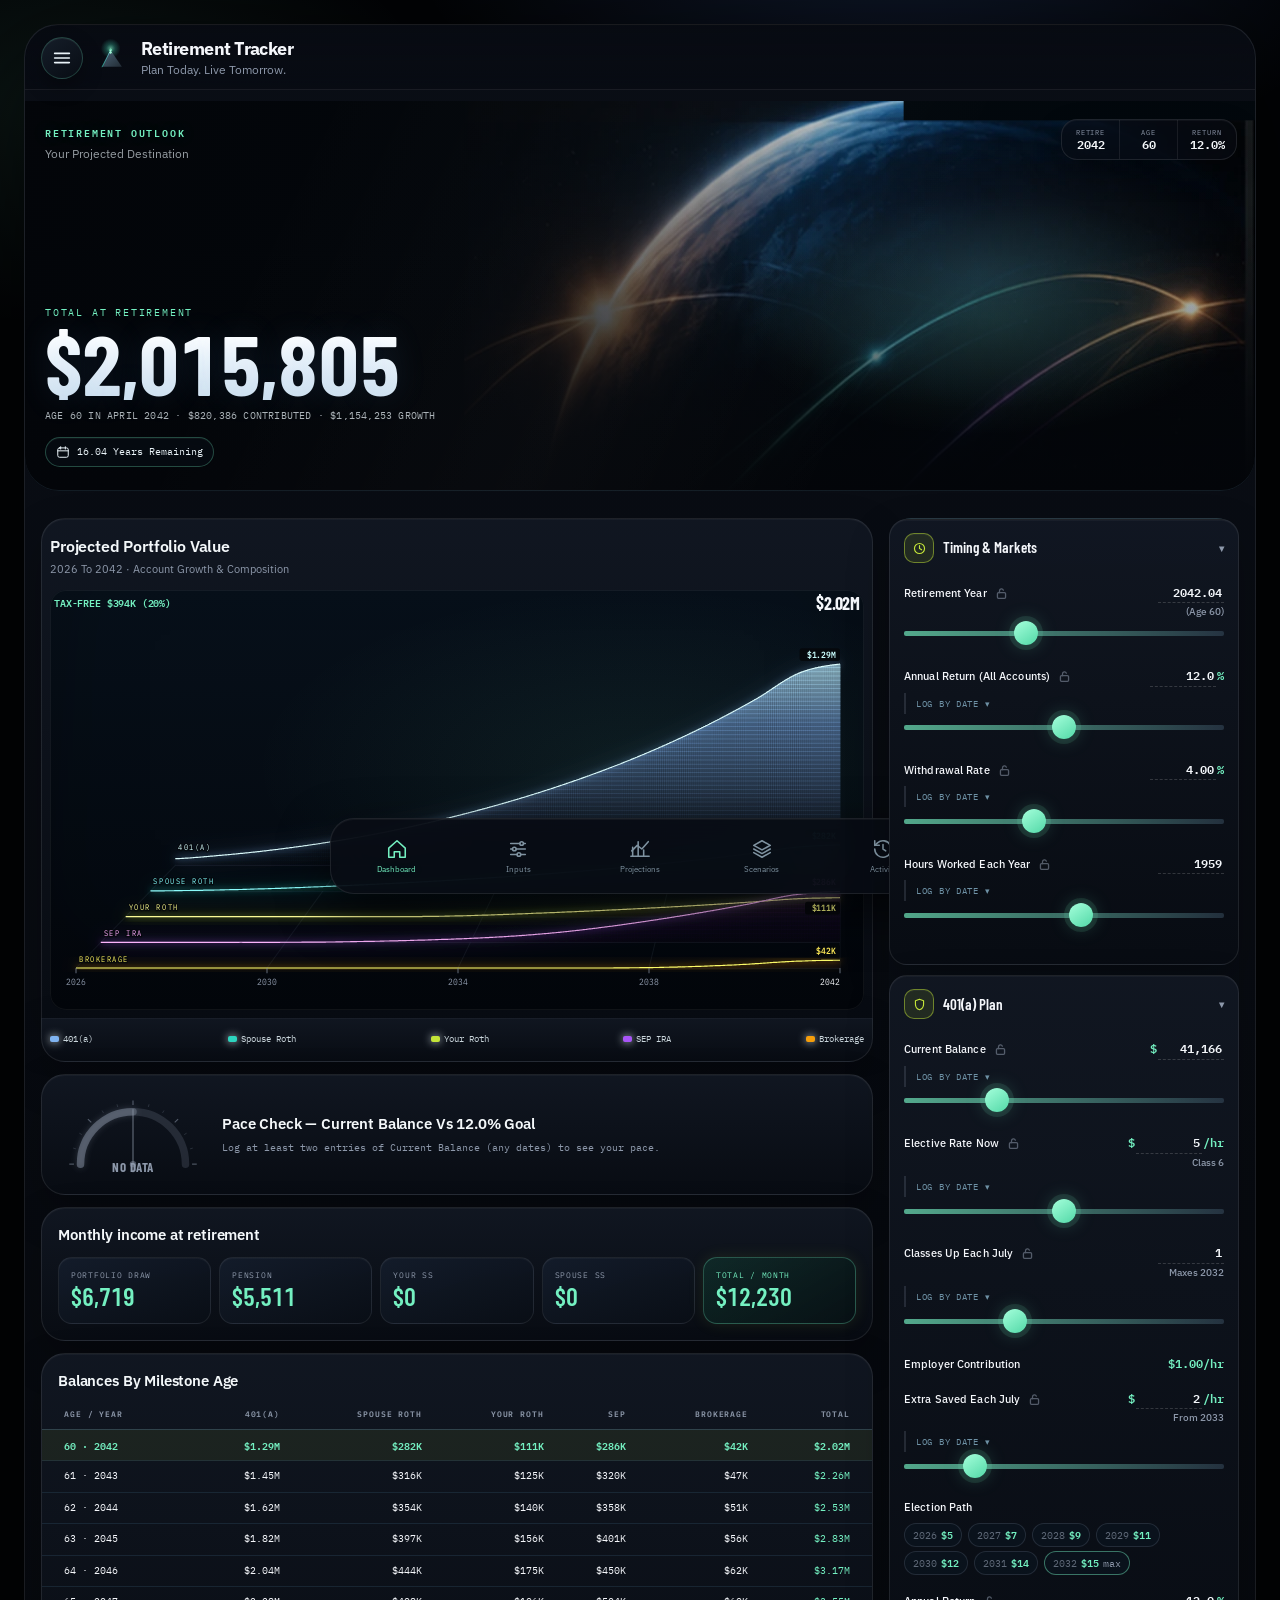
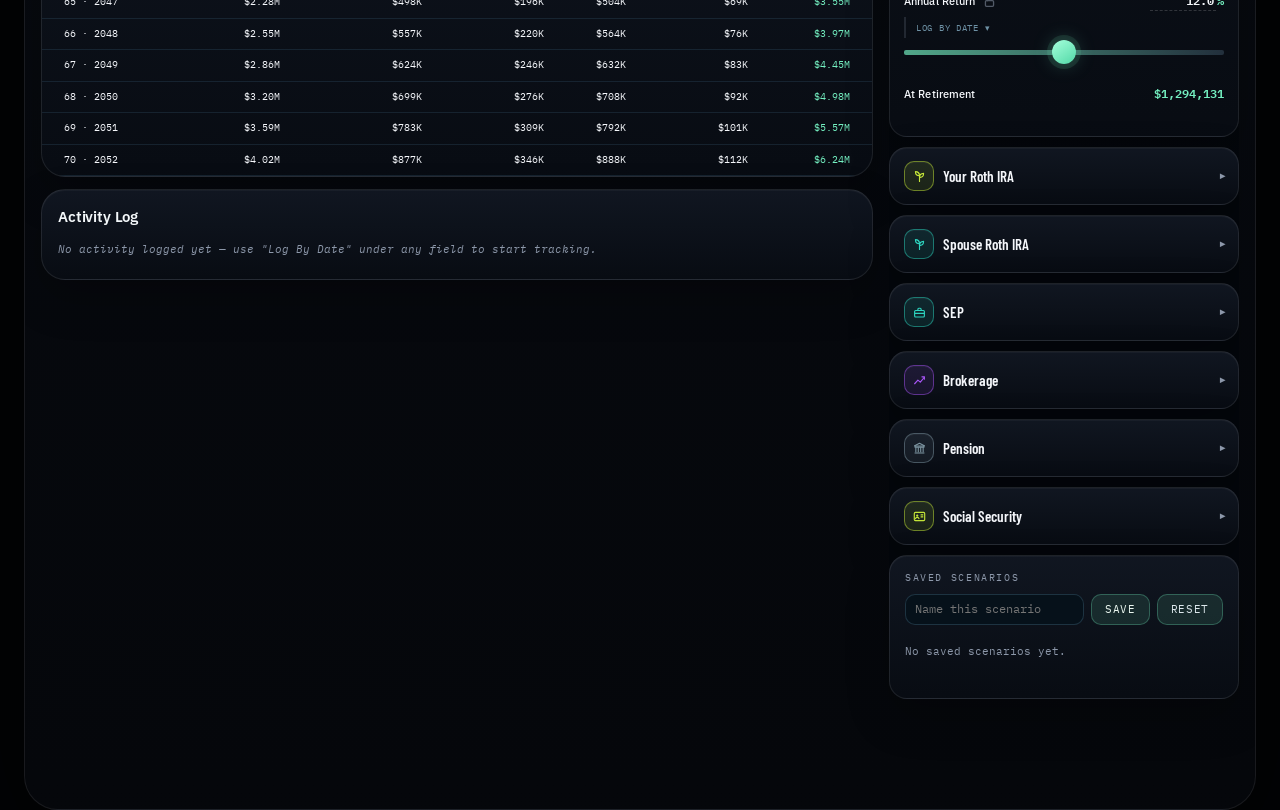
<file: index.html>
<!DOCTYPE html>

<html lang="en">
<head>
<meta charset="utf-8"/>
<meta content="width=device-width, initial-scale=1, viewport-fit=cover" name="viewport"/>
<title>Retirement Tracker</title>
<link href="manifest.json" rel="manifest"/>
<meta content="#02080E" name="theme-color"/>
<link href="apple-touch-icon.png" rel="apple-touch-icon"/>
<link href="favicon.svg" rel="icon" type="image/svg+xml"/>
<meta content="yes" name="apple-mobile-web-app-capable"/>
<meta content="black-translucent" name="apple-mobile-web-app-status-bar-style"/>
<meta content="Retirement" name="apple-mobile-web-app-title"/>
<link href="https://fonts.googleapis.com" rel="preconnect"/>
<link crossorigin="" href="https://fonts.gstatic.com" rel="preconnect"/>
<link href="https://fonts.googleapis.com/css2?family=Barlow+Condensed:wght@400;500;600;700&amp;family=IBM+Plex+Mono:wght@400;500;600&amp;family=IBM+Plex+Sans:wght@400;500&amp;display=swap" rel="stylesheet"/>
<style>
:root{
  --sheet:#131A14;
  --panel:#0D120E;         /* card charcoal, faint green cast */
  --panel-2:#0A0F0B;
  --graphite:#E6EFE6;
  --graphite-2:#8B9C8D;    /* muted gray-green */
  --rule:#1E2A20;
  --dim:#A855F7;           /* violet */
  --revision:#F59E0B;      /* amber */
  --verify:#C4E538;        /* chartreuse — primary accent + success */
  --accent:#C4E538;
  --accent-2:#2DD4BF;      /* teal */
  --page:#070B07;
  --page-line:rgba(196,229,56,.04);
  color-scheme:dark;
}
*{box-sizing:border-box;margin:0;padding:0}
html{-webkit-text-size-adjust:100%}
body{
  background:var(--page);
  color:var(--graphite);
  font-family:"IBM Plex Sans",system-ui,sans-serif;
  font-size:14px;
  line-height:1.45;
  padding:26px 14px;
  background-image:
    linear-gradient(var(--page-line) 1px,transparent 1px),
    linear-gradient(90deg,var(--page-line) 1px,transparent 1px);
  background-size:26px 26px;
}
.sheet{max-width:1180px;margin:0 auto;background:transparent;border:0}

/* every major block is its own floating card, matching the reference layout */
.card{background:var(--panel);border:1px solid var(--rule);border-radius:10px}

/* ---- title block ---- */
.titleblock{display:grid;grid-template-columns:1fr auto;position:relative;
  background:var(--panel);border:1px solid var(--rule);border-radius:10px;overflow:hidden}
.tb-main{padding:15px 18px 13px;display:flex;flex-direction:column;justify-content:center;position:relative}
.tb-moon{position:absolute;top:0;right:0;width:46%;height:100%;pointer-events:none;overflow:visible}
.tb-title{
  font-family:"Barlow Condensed",sans-serif;font-weight:700;
  font-size:clamp(30px,6.4vw,50px);line-height:.92;
  text-transform:uppercase;letter-spacing:.005em;margin-top:5px;
}
.tb-sub{font-family:"IBM Plex Mono",monospace;font-size:11px;color:var(--graphite-2);margin-top:7px}
.tb-meta{
  border-left:1px solid var(--rule);display:grid;
  grid-template-rows:repeat(3,1fr);min-width:172px;
}
.tb-cell{padding:7px 12px;border-bottom:1px solid var(--rule);display:flex;flex-direction:column;justify-content:center}
.tb-cell:last-child{border-bottom:0}
.tb-k{font-family:"IBM Plex Mono",monospace;font-size:9px;letter-spacing:.16em;text-transform:uppercase;color:var(--graphite-2)}
.tb-v{font-family:"Barlow Condensed",sans-serif;font-weight:600;font-size:17px;text-transform:uppercase;line-height:1.1}

/* ---- layout: separated floating cards with gaps ---- */
.sheet{display:flex;flex-direction:column;gap:11px}
.titleblock{flex:none}
.body{display:grid;grid-template-columns:326px 1fr;gap:11px;flex:1;align-items:start}
.inputs{border:0;background:transparent;display:flex;flex-direction:column;gap:11px;min-width:0}
.results{padding:0;display:flex;flex-direction:column;gap:11px;min-width:0}
@media (min-width:861px){
  html, body{height:100%}
  .sheet{min-height:calc(100vh - 52px)}
}

.grp{background:var(--panel);border:1px solid var(--rule);border-radius:10px;overflow:hidden;flex-shrink:0}
.grp-h{
  width:100%;text-align:left;cursor:pointer;background:none;border:0;
  padding:10px 16px;display:flex;align-items:center;gap:9px;
  font-family:"Barlow Condensed",sans-serif;font-weight:600;font-size:16px;
  text-transform:uppercase;letter-spacing:.05em;color:var(--graphite);
}
.grp-h:hover{background:rgba(255,255,255,.055)}
.grp-h:focus-visible{outline:2px solid var(--dim);outline-offset:-2px}
.grp-icon{
  display:inline-flex;align-items:center;justify-content:center;flex:none;
  width:23px;height:23px;border-radius:6px;
  border:1.5px solid var(--ic,var(--accent));color:var(--ic,var(--accent));
  background:color-mix(in srgb, var(--ic,var(--accent)) 14%, transparent);
}
.grp-icon svg{width:13px;height:13px}
.grp-tri{margin-left:auto;font-size:10px;color:var(--graphite-2);transition:transform .18s}
.grp[data-open="0"] .grp-tri{transform:rotate(-90deg)}
.grp[data-open="0"] .grp-b{display:none}
.grp-b{padding:2px 16px 15px}

.f{margin-bottom:20px}
.f-top{display:flex;justify-content:space-between;align-items:baseline;gap:8px}
.f-l{font-size:11.5px;color:var(--graphite);letter-spacing:.01em;font-weight:700}
.f-v-wrap{display:flex;flex-direction:column;align-items:flex-end;gap:2px}
.f-hint{font-size:10px;font-weight:500;color:var(--graphite-2);letter-spacing:0}
.f-v{font-family:"IBM Plex Mono",monospace;font-size:12.5px;font-weight:600;color:var(--accent);display:inline-flex;align-items:baseline;gap:1px}
/* the class actually elected each July, so the ladder's uneven upper rungs are
   visible while dragging rather than having to be inferred from the total */
.elecpath{
  margin-top:7px;display:flex;flex-wrap:wrap;gap:4px 6px;
  font-family:"IBM Plex Mono",monospace;font-size:10px;line-height:1.5;
}
.elecpath button{
  display:inline-flex;align-items:baseline;gap:4px;padding:3px 8px;border-radius:999px;
  border:1px solid var(--rule);color:var(--graphite-2);white-space:nowrap;
  background:rgba(10,23,34,.5);font:inherit;cursor:pointer;
  transition:border-color .12s,color .12s;
}
.elecpath button:hover,.elecpath button:focus-visible{
  border-color:var(--accent);color:#E8F3F7;outline:none;
}
.elecpath button b{color:var(--accent);font-weight:600}
.elecpath button.max{border-color:color-mix(in srgb,var(--accent) 45%,transparent)}
.elecpath .yr{opacity:.65;font-style:normal}
.f-lock{
  display:inline-flex;align-items:center;justify-content:center;flex:none;
  width:17px;height:17px;margin-left:6px;padding:0;vertical-align:-3px;
  border:0;background:none;color:var(--graphite-2);cursor:pointer;opacity:.55;
  transition:opacity .12s,color .12s;
}
.f-lock:hover{opacity:1}
.f-lock svg{width:13px;height:13px;fill:none;stroke:currentColor;stroke-width:1.6;stroke-linecap:round;stroke-linejoin:round}
.f-lock.locked{color:var(--accent);opacity:1}
.f-lock .lock-open{display:block}
.f-lock .lock-closed{display:none}
.f-lock.locked .lock-open{display:none}
.f-lock.locked .lock-closed{display:block}
.f.locked input[type=range]{opacity:.35;pointer-events:none}
.f.locked .f-v{opacity:.5}
.f.locked .f-in{pointer-events:none;border-bottom-style:solid}
.f-in{
  font-family:"IBM Plex Mono",monospace;font-size:12.5px;font-weight:600;color:var(--accent);
  background:transparent;border:0;border-bottom:1px dashed var(--rule);width:66px;text-align:right;
  padding:0 2px 1px;-moz-appearance:textfield;transition:border-color .12s,background .12s;
}
.f-in:hover{border-bottom-color:var(--dim)}
.f-in:focus{outline:none;border-bottom:1px solid var(--accent);background:rgba(122,63,242,.09)}
.f-in::-webkit-outer-spin-button,.f-in::-webkit-inner-spin-button{-webkit-appearance:none;margin:0}
input[type=range]{
  -webkit-appearance:none;appearance:none;width:100%;height:22px;
  background:transparent;margin-top:3px;cursor:pointer;
}
input[type=range]::-webkit-slider-runnable-track{height:4px;border-radius:2px;background:var(--rule)}
input[type=range]::-moz-range-track{height:4px;border-radius:2px;background:var(--rule)}
input[type=range]::-webkit-slider-thumb{
  -webkit-appearance:none;width:28px;height:15px;
  background:var(--accent);
  border:0;border-radius:9px;box-shadow:0 0 10px rgba(196,229,56,.35);margin-top:-6px;
  box-shadow:0 1px 3px rgba(23,26,28,.28);
  transition:transform .12s ease,box-shadow .12s ease,filter .12s ease;
}
input[type=range]::-moz-range-thumb{
  width:28px;height:15px;
  background:var(--accent);
  border:0;border-radius:9px;box-shadow:0 0 10px rgba(196,229,56,.35);
  box-shadow:0 1px 3px rgba(23,26,28,.28);
  transition:transform .12s ease,box-shadow .12s ease,filter .12s ease;
}
input[type=range]:hover::-webkit-slider-thumb{filter:brightness(1.08)}
input[type=range]:hover::-moz-range-thumb{filter:brightness(1.08)}
input[type=range]:active::-webkit-slider-thumb{transform:scale(1.12);box-shadow:0 2px 7px rgba(23,26,28,.38)}
input[type=range]:active::-moz-range-thumb{transform:scale(1.12);box-shadow:0 2px 7px rgba(23,26,28,.38)}
input[type=range]:focus-visible{outline:2px solid var(--dim);outline-offset:3px}
.seg{display:flex;border:1px solid var(--graphite);margin-top:4px}
.seg button{
  flex:1;background:var(--panel);border:0;border-right:1px solid var(--graphite);
  padding:6px 3px;cursor:pointer;font-family:"IBM Plex Mono",monospace;
  font-size:11px;color:var(--graphite-2);
}
.seg button:last-child{border-right:0}
.seg button[aria-pressed="true"]{background:var(--graphite);color:var(--panel);font-weight:600}
.seg button:focus-visible{outline:2px solid var(--dim);outline-offset:-2px}

/* ---- results ---- */
.headline{padding:18px 22px 20px;position:relative;overflow:hidden;
  background:var(--panel);border:1px solid var(--rule);border-radius:10px}
.hl-k{font-family:"IBM Plex Mono",monospace;font-size:10px;letter-spacing:.18em;text-transform:uppercase;color:var(--graphite-2)}
.hl-v{
  font-family:"Barlow Condensed",sans-serif;font-weight:700;
  font-size:clamp(46px,10.5vw,86px);line-height:.88;letter-spacing:-.012em;
  font-variant-numeric:tabular-nums;margin:3px 0 2px;
  color:var(--accent);text-shadow:0 0 28px rgba(196,229,56,.28);
}
.hl-note{font-family:"IBM Plex Mono",monospace;font-size:11px;color:var(--graphite-2);text-transform:uppercase;letter-spacing:.02em;margin-top:22px}

/* live pace check */
.pace{padding:14px 22px;display:flex;flex-wrap:wrap;gap:6px 20px;align-items:center;
  background:var(--panel);border:1px solid var(--rule);border-radius:10px}
.pace-gauge-wrap{position:relative;width:140px;flex:none;text-align:center}
#pacegauge{width:100%;height:auto;display:block}
.pace-v{
  position:absolute;left:0;right:0;bottom:2px;text-align:center;
  font-family:"Barlow Condensed",sans-serif;font-weight:700;font-size:13px;
  letter-spacing:.04em;text-transform:uppercase;
}
.pace-v.good{color:var(--verify)}
.pace-v.bad{color:var(--revision)}
.pace-v.flat{color:var(--graphite-2)}
.pace-body{min-width:200px;flex:1}
.pace-k{font-family:"IBM Plex Mono",monospace;font-size:10px;letter-spacing:.16em;text-transform:uppercase;color:var(--graphite-2)}
.pace-note{font-family:"IBM Plex Mono",monospace;font-size:11px;color:var(--graphite-2);margin-top:5px;line-height:1.5}
.pace-apply{margin-top:9px}
.pace-apply button{
  font-family:"IBM Plex Mono",monospace;font-size:10.5px;letter-spacing:.04em;
  color:var(--accent);background:color-mix(in srgb,var(--accent) 12%,transparent);
  border:1px solid color-mix(in srgb,var(--accent) 45%,transparent);
  border-radius:999px;padding:7px 13px;min-height:34px;cursor:pointer;
  -webkit-tap-highlight-color:transparent;transition:background .12s,border-color .12s;
}
.pace-apply button:hover,.pace-apply button:focus-visible{background:color-mix(in srgb,var(--accent) 22%,transparent);border-color:var(--accent);outline:none}
.pace-apply button[disabled]{
  color:var(--graphite-2);background:none;border-color:var(--rule);
  cursor:not-allowed;opacity:.75;
}
.pace-apply button[disabled]:hover{background:none;border-color:var(--rule)}

/* signature: dimension string */
.dimwrap{padding:16px 18px 6px;background:var(--panel);
  border:1px solid var(--rule);border-bottom:0;border-radius:10px 10px 0 0}
.dimcap{font-family:"IBM Plex Mono",monospace;font-size:9.5px;letter-spacing:.17em;text-transform:uppercase;color:var(--graphite-2);margin-bottom:12px}
.iso3d{
  position:relative;width:100%;height:400px;border-radius:4px;overflow:hidden;
  background:var(--page);
  border:1px solid var(--rule);
}
#isosvg{width:100%;height:100%;display:block;cursor:crosshair;touch-action:none}
.leg{display:flex;flex-wrap:wrap;gap:5px 20px;padding:10px 18px 15px;margin-top:-11px;
  background:var(--panel);border:1px solid var(--rule);border-top:0;border-radius:0 0 10px 10px}
.leg-i{display:flex;align-items:center;gap:7px;font-family:"IBM Plex Mono",monospace;font-size:11px}
.leg-s{width:15px;height:9px;border:1px solid var(--graphite)}

/* schedule table */
.tbl-wrap{overflow-x:auto;flex:1;display:flex;flex-direction:column;
  background:var(--panel);border:1px solid var(--rule);border-radius:10px}
table{width:100%;height:100%;border-collapse:collapse;font-family:"IBM Plex Mono",monospace;font-size:12px}
tbody tr{height:1px}
caption{
  text-align:left;padding:13px 22px 9px;font-family:"IBM Plex Mono",monospace;
  font-size:9.5px;letter-spacing:.17em;text-transform:uppercase;color:var(--graphite-2);
}
th,td{padding:6px 10px;text-align:right;white-space:nowrap;border-bottom:1px solid var(--rule)}
th:first-child,td:first-child{text-align:left;padding-left:22px}
td:last-child,th:last-child{padding-right:22px}
thead th{
  font-weight:600;font-size:9.5px;letter-spacing:.11em;text-transform:uppercase;
  color:var(--graphite-2);border-bottom:1.5px solid var(--graphite);
}
tbody td:last-child{color:var(--accent)}
tbody tr[data-hl="1"]{background:rgba(196,229,56,.07)}
tbody tr[data-hl="1"] td{font-weight:600;color:var(--accent)}
td.num{font-variant-numeric:tabular-nums}
tfoot td{border-bottom:0;border-top:1.5px solid var(--graphite);font-weight:600}

/* income panel */
.inc{padding:15px 20px 18px;background:var(--panel);border:1px solid var(--rule);border-radius:10px}

/* activity log panel */
.activity-card{padding:15px 20px 18px;background:var(--panel);border:1px solid var(--rule);border-radius:10px}
.activity-row{display:flex;align-items:center;gap:9px;padding:6px 0}
.activity-row + .activity-row{border-top:1px solid var(--rule)}
.activity-label{flex:1;min-width:0;font-size:11.5px;color:var(--graphite);display:flex;flex-direction:column;gap:1px}
.activity-acct{font-family:"IBM Plex Mono",monospace;font-size:9px;letter-spacing:.08em;text-transform:uppercase;color:var(--graphite-2)}
.activity-val{font-family:"IBM Plex Mono",monospace;font-size:12px;font-weight:600;color:var(--accent)}
.inc-h{font-family:"IBM Plex Mono",monospace;font-size:9.5px;letter-spacing:.17em;text-transform:uppercase;color:var(--graphite-2);margin-bottom:11px}
.inc-g{display:grid;grid-template-columns:repeat(auto-fit,minmax(132px,1fr));gap:9px;background:transparent;border:0}
.inc-c{background:var(--panel-2);border:1px solid var(--rule);border-radius:8px;padding:11px 13px}
.inc-c:first-child .inc-v{color:var(--accent)}
.inc-k{font-family:"IBM Plex Mono",monospace;font-size:9.5px;letter-spacing:.09em;text-transform:uppercase;color:var(--graphite-2)}
.inc-v{font-family:"Barlow Condensed",sans-serif;font-weight:600;font-size:26px;line-height:1.1;font-variant-numeric:tabular-nums;margin-top:1px}
.inc-c[data-tot="1"]{background:rgba(196,229,56,.06);border-color:rgba(196,229,56,.55);box-shadow:0 0 16px rgba(196,229,56,.10)}
.inc-c[data-tot="1"] .inc-k{color:var(--accent)}
.inc-c[data-tot="1"] .inc-v{color:var(--accent)}
.inc-f{font-family:"IBM Plex Mono",monospace;font-size:10.5px;color:var(--graphite-2);margin-top:11px;line-height:1.55}

/* scenarios */
.scn{padding:14px 16px 16px;background:var(--panel);border:1px solid var(--rule);border-radius:10px}
.scn-h{font-family:"IBM Plex Mono",monospace;font-size:9.5px;letter-spacing:.17em;text-transform:uppercase;color:var(--graphite-2);margin-bottom:9px}
.scn-row{display:flex;gap:7px;flex-wrap:wrap}
.scn-row input[type=text]{
  flex:1;min-width:110px;background:var(--panel);border:1px solid var(--graphite);
  padding:6px 9px;font-family:"IBM Plex Mono",monospace;font-size:11.5px;color:var(--graphite);
}
.scn-row input[type=text]:focus-visible{outline:2px solid var(--dim);outline-offset:-2px}
.btn{
  background:var(--graphite);color:var(--panel);border:1px solid var(--graphite);
  padding:6px 13px;cursor:pointer;font-family:"IBM Plex Mono",monospace;
  font-size:11px;letter-spacing:.06em;text-transform:uppercase;
}
.btn:hover{background:var(--graphite-2)}
.btn:focus-visible{outline:2px solid var(--dim);outline-offset:2px}
.btn[data-alt="1"]{background:var(--panel);color:var(--graphite)}
.btn[data-alt="1"]:hover{background:var(--sheet)}
.chips{display:flex;flex-wrap:wrap;gap:6px;margin-top:10px}
.chip{
  display:flex;align-items:center;gap:0;border:1px solid var(--graphite);background:var(--panel);
}
.chip button{background:none;border:0;cursor:pointer;font-family:"IBM Plex Mono",monospace;font-size:11px;padding:5px 9px;color:var(--graphite)}
.chip button:first-child{border-right:1px solid var(--rule)}
.chip button:hover{background:var(--sheet)}
.chip button:last-child{color:var(--revision);font-weight:600;padding:5px 8px}
.msg{font-family:"IBM Plex Mono",monospace;font-size:10.5px;color:var(--graphite-2);margin-top:9px;min-height:15px}

/* ===== per-field date log ===== */
.f-logwrap{margin-top:6px;border-left:2px solid var(--rule);padding-left:8px}
.f-logtoggle{
  width:100%;text-align:left;background:none;border:0;padding:4px 2px;cursor:pointer;
  font-family:"IBM Plex Mono",monospace;font-size:10px;letter-spacing:.08em;text-transform:uppercase;
  color:var(--dim);display:flex;align-items:center;gap:6px;
}
.f-logtoggle:hover{color:var(--accent)}
.f-logtoggle .chev{font-size:9px;transition:transform .15s}
.f-logtoggle[aria-expanded="true"] .chev{transform:rotate(180deg)}
.f-logpanel{margin-top:5px;padding:9px 10px;border:1px solid var(--rule);background:var(--panel-2)}
.f-logrow{display:flex;align-items:center;gap:7px;padding:5px 0}
.f-logrow + .f-logrow{border-top:1px solid var(--rule)}
.f-logdate{font-family:"IBM Plex Mono",monospace;font-size:10.5px;color:var(--graphite-2);width:82px;flex:none}
.f-logunit{font-family:"IBM Plex Mono",monospace;font-size:11px;color:var(--graphite-2);flex:none}
.f-logval{
  flex:1;min-width:0;background:var(--panel);border:1px solid var(--rule);color:var(--graphite);
  font-family:"IBM Plex Mono",monospace;font-size:12px;padding:5px 7px;text-align:right;-moz-appearance:textfield;
}
.f-logval:focus{outline:none;border-color:var(--accent)}
.f-logval::-webkit-outer-spin-button,.f-logval::-webkit-inner-spin-button{-webkit-appearance:none;margin:0}
/* a 9x15px hit area was unusable on a phone - this is a real 38px target */
.f-logdel{
  background:none;border:1px solid transparent;color:var(--revision);font-weight:700;cursor:pointer;
  font-size:17px;line-height:1;flex:none;width:38px;height:38px;padding:0;border-radius:11px;
  display:grid;place-items:center;-webkit-tap-highlight-color:transparent;
  transition:background .12s,border-color .12s;
}
.f-logdel:hover,.f-logdel:focus-visible,.f-logdel:active{
  background:color-mix(in srgb,var(--revision) 18%,transparent);
  border-color:color-mix(in srgb,var(--revision) 55%,transparent);outline:none;
}
.f-logadd{display:flex;gap:6px;align-items:center;margin-top:7px;padding-top:7px;border-top:1px dashed var(--rule)}
.f-logadddate{
  width:132px;background:var(--panel);border:1px solid var(--rule);color:var(--graphite);
  font-family:"IBM Plex Mono",monospace;font-size:11px;padding:5px 6px;
}
.f-logaddbtn{
  background:none;border:1px solid var(--dim);color:var(--dim);font-family:"IBM Plex Mono",monospace;
  font-size:10.5px;padding:5px 9px;cursor:pointer;text-transform:uppercase;letter-spacing:.05em;
}
.f-logaddbtn:hover{background:var(--dim);color:var(--panel)}
.f-logempty{font-family:"IBM Plex Mono",monospace;font-size:10.5px;color:var(--graphite-2);font-style:italic;padding:2px 0 6px}

@media (max-width:860px){
  body{padding:8px;background-size:18px 18px}
  .body{grid-template-columns:1fr}
  .inputs{border-right:0;border-bottom:1.5px solid var(--graphite);order:2}
  .results{order:1}
  .titleblock{grid-template-columns:1fr}
  .tb-meta{border-left:0;border-top:1.5px solid var(--graphite);grid-template-rows:none;grid-template-columns:repeat(3,1fr)}
  .tb-cell{border-bottom:0;border-right:1px solid var(--rule)}
  .tb-cell:last-child{border-right:0}
  th:first-child,td:first-child{padding-left:14px}
  td:last-child,th:last-child{padding-right:14px}
  caption,.headline,.dimwrap,.inc,.leg{padding-left:14px;padding-right:14px}
}
@media (prefers-reduced-motion:reduce){*{transition:none!important;animation:none!important}}


/* ===== iPhone safe-area framing =====
   Keeps the Dynamic Island/status icons readable, softens content as it approaches
   the top sensor area, reserves the Home Indicator area, and masks the viewport to
   the rounded shape of modern iPhones while the page rubber-bands during scrolling. */
html{
  min-height:100%;
  background:#000;
  overscroll-behavior-y:none;
}
body{
  min-height:100dvh;
  padding-top:calc(26px + env(safe-area-inset-top, 0px));
  padding-right:calc(14px + env(safe-area-inset-right, 0px));
  padding-bottom:calc(26px + env(safe-area-inset-bottom, 0px));
  padding-left:calc(14px + env(safe-area-inset-left, 0px));
}

@media (max-width:860px){
  html,body{background:#000}
  body{
    min-height:100dvh;
    padding-top:calc(8px + env(safe-area-inset-top, 0px));
    padding-right:calc(8px + env(safe-area-inset-right, 0px));
    padding-bottom:calc(14px + env(safe-area-inset-bottom, 0px));
    padding-left:calc(8px + env(safe-area-inset-left, 0px));
    background-image:none;
  }
  .sheet{
    position:relative;
    isolation:isolate;
    border-radius:26px;
    background-color:var(--page);
    background-image:
      linear-gradient(var(--page-line) 1px,transparent 1px),
      linear-gradient(90deg,var(--page-line) 1px,transparent 1px);
    background-size:18px 18px;
    box-shadow:0 0 0 1px rgba(255,255,255,.035),0 18px 60px rgba(0,0,0,.55);
  }

  /* A fixed frosted fade behind the time, Dynamic Island, signal and battery. */
  body::before{
    content:"";
    position:fixed;
    z-index:2147483646;
    top:0;left:0;right:0;
    height:calc(env(safe-area-inset-top, 0px) + 34px);
    pointer-events:none;
    background:linear-gradient(
      to bottom,
      rgba(0,0,0,.98) 0%,
      rgba(2,7,6,.97) 48%,
      rgba(2,7,6,.80) 68%,
      rgba(2,7,6,.32) 86%,
      rgba(2,7,6,0) 100%
    );
    -webkit-backdrop-filter:blur(18px) saturate(125%);
    backdrop-filter:blur(18px) saturate(125%);
  }

  /* Transparent rounded viewport with a black outside shadow. The shadow only
     occupies the four corner cut-outs, so square page edges never flash during
     iOS rubber-band scrolling. */
  body::after{
    content:"";
    position:fixed;
    z-index:2147483647;
    inset:0;
    border-radius:34px;
    pointer-events:none;
    box-shadow:
      0 0 0 100vmax #000,
      inset 0 0 0 1px rgba(255,255,255,.045),
      inset 0 0 24px rgba(0,0,0,.24);
  }
}

/* Installed iPhone PWA: slightly stronger framing because there is no Safari UI
   surrounding the page. Browsers that do not support display-mode ignore this. */
@media (display-mode:standalone) and (max-width:860px){
  body{padding-top:calc(7px + env(safe-area-inset-top, 0px))}
  .sheet{border-radius:28px}
  body::after{border-radius:36px}
}



/* ========================================================================== */
/* 2026 MOBILE APP REDESIGN                                                   */
/* ========================================================================== */
:root{
  --page:#02070D;
  --sheet:#030A11;
  --panel:#07111A;
  --panel-2:#091722;
  --graphite:#F3F7FA;
  --graphite-2:#91A3B2;
  --rule:#1B3345;
  --accent:#39D87B;
  --accent-2:#1EB6FF;
  --verify:#39D87B;
  --revision:#FFAA3B;
  --dim:#9A55FF;
  --nav-h:76px;
}
html{background:#000;overscroll-behavior-y:none}
body{
  background:#000;
  color:var(--graphite);
  font-family:"IBM Plex Sans",-apple-system,BlinkMacSystemFont,"Segoe UI",sans-serif;
}
button,input{font:inherit}
.sheet{
  position:relative;
  overflow:clip;
  background:
    radial-gradient(1100px 520px at 75% -10%,rgba(27,134,203,.16),transparent 48%),
    linear-gradient(180deg,#020910 0%,#02070D 100%);
}
.appbar{
  display:flex;align-items:center;gap:12px;
  padding:12px 16px 10px;
  min-height:64px;
  background:linear-gradient(180deg,rgba(2,8,14,.96),rgba(2,8,14,.72));
  border-bottom:1px solid rgba(74,116,142,.12);
  position:relative;z-index:9;
}
.appbar-btn{
  width:42px;height:42px;border-radius:50%;border:1px solid rgba(100,142,166,.28);
  display:grid;place-items:center;background:rgba(10,23,34,.78);color:#EAF4F9;
  box-shadow:inset 0 0 18px rgba(30,182,255,.035);
}
.appbar-btn svg{width:22px;height:22px;fill:none;stroke:currentColor;stroke-width:1.8;stroke-linecap:round;stroke-linejoin:round}
.appbar-copy{min-width:0;display:flex;flex-direction:column;flex:1;line-height:1.15}
.appbar-copy strong{font-size:18px;letter-spacing:-.015em}
.appbar-copy span{margin-top:3px;color:var(--graphite-2);font-size:12px}
.brand-mark{width:34px;height:34px;flex:0 0 auto;overflow:visible}
.brand-mark .bm-ring{fill:none;stroke:#7CF2C0;stroke-width:1.6;animation:bmPing 2.6s ease-out infinite}
.brand-mark .bm-ring2{animation-delay:1.3s}
.brand-mark .bm-core{animation:bmCore 2.6s ease-in-out infinite}
.brand-mark .bm-glow{animation:bmGlow 2.6s ease-in-out infinite}
@keyframes bmPing{0%{r:2.5;stroke-opacity:.9}70%,100%{r:22;stroke-opacity:0}}
@keyframes bmCore{0%,100%{opacity:.75;r:1.4}50%{opacity:1;r:2}}
@keyframes bmGlow{0%,100%{opacity:.75}50%{opacity:1}}
@media (prefers-reduced-motion:reduce){
  .brand-mark .bm-ring,.brand-mark .bm-core,.brand-mark .bm-glow{animation:none}
}
.titleblock{
  position:relative;display:block;overflow:hidden;
  min-height:292px;margin:0;border:0;border-radius:0 0 28px 28px;
  background:
    linear-gradient(180deg,rgba(2,8,14,.02) 0%,rgba(2,8,14,.20) 42%,rgba(2,8,14,.98) 100%),
    linear-gradient(90deg,rgba(2,8,14,.92) 0%,rgba(2,8,14,.64) 38%,rgba(2,8,14,.04) 75%),
    url("hero-space.png") center/cover no-repeat;
  box-shadow:inset 0 -1px 0 rgba(92,134,158,.18);
}
.titleblock::after{
  content:"";position:absolute;inset:0;pointer-events:none;
  background:radial-gradient(440px 180px at 74% 55%,rgba(255,173,57,.12),transparent 60%);
}
.tb-main{position:relative;z-index:2;padding:20px 20px 0;min-height:68px;background:none}
.tb-title{font-family:"IBM Plex Mono",monospace;font-size:10px;line-height:1.1;letter-spacing:.18em;color:var(--accent);font-weight:600;text-transform:uppercase;margin:0}
.tb-sub{font-family:"IBM Plex Sans",sans-serif;margin-top:7px;color:rgba(231,241,247,.64);font-size:12px;letter-spacing:0}
.tb-meta{
  position:absolute;right:18px;top:18px;z-index:3;
  display:grid;grid-template-columns:repeat(3,auto);grid-template-rows:none;
  border:1px solid rgba(123,167,189,.24);border-radius:16px;overflow:hidden;
  min-width:0;background:rgba(3,12,20,.62);backdrop-filter:blur(16px);
}
.tb-cell{min-width:58px;padding:8px 9px;border:0;border-right:1px solid rgba(123,167,189,.16);align-items:center;text-align:center}
.tb-cell:last-child{border-right:0}.tb-k{font-size:7px;letter-spacing:.12em}.tb-v{font-family:"IBM Plex Mono",monospace;font-size:12px;color:#F5F8FA}
.headline{
  position:absolute;z-index:4;left:20px;right:20px;bottom:24px;
  padding:0;background:none;border:0;border-radius:0;overflow:visible;
}
.hl-k{font-family:"IBM Plex Mono",monospace;font-size:10px;letter-spacing:.18em;color:var(--accent)}
.hl-v{
  margin:6px 0 2px;font-family:"Barlow Condensed",sans-serif;font-size:clamp(48px,14vw,72px);line-height:.88;
  color:#F7FAFC;text-shadow:0 0 22px rgba(62,213,127,.10);letter-spacing:-.015em;
}
.hl-note{max-width:100%;white-space:nowrap;margin-top:8px;color:rgba(230,239,244,.74);font-size:10px;line-height:1.55;text-transform:uppercase}
.hero-years{
  margin-top:13px;display:inline-flex;align-items:center;gap:7px;padding:7px 10px;border-radius:999px;
  border:1px solid rgba(109,151,176,.34);background:rgba(4,14,23,.66);backdrop-filter:blur(12px);
  color:#EAF4F9;font-family:"IBM Plex Mono",monospace;font-size:10px;
}
.hero-years svg{width:14px;height:14px;fill:none;stroke:currentColor;stroke-width:1.7;stroke-linecap:round;stroke-linejoin:round}
.body{display:block;padding:14px 6px calc(var(--nav-h) + 22px);background:transparent}
.results{display:flex;flex-direction:column;gap:12px;padding:0;background:transparent}
.results > .dimwrap{order:1}.results > .leg{order:2}.results > .pace{order:3}.results > .inc{order:4}.results > .tbl-wrap{order:6}.results > .activity-card{order:7}
.dimwrap,.leg,.pace,.inc,.tbl-wrap,.activity-card{
  border-color:rgba(83,124,149,.28)!important;
  background:linear-gradient(180deg,rgba(8,20,30,.97),rgba(4,13,21,.99))!important;
  box-shadow:inset 0 1px 0 rgba(255,255,255,.018),0 14px 38px rgba(0,0,0,.18);
}
.dimwrap{padding:16px 8px 8px;border-radius:22px 22px 0 0;border-bottom:0}
.dimcap{display:flex;flex-direction:column;gap:4px;margin:0 0 12px;color:#F4F8FA;font-family:"IBM Plex Sans",sans-serif;font-size:16px;letter-spacing:-.01em;text-transform:none;font-weight:600}
.dimcap small{color:var(--graphite-2);font-size:11px;font-weight:400;letter-spacing:0}
.iso3d{height:330px;border:0;border-radius:16px;background:radial-gradient(600px 250px at 70% 45%,rgba(35,216,133,.05),transparent 60%),#030B12;box-shadow:inset 0 0 0 1px rgba(71,113,138,.20);overflow:hidden}
.leg{margin-top:-12px;padding:15px 8px 16px;border-radius:0 0 22px 22px;border-top:0;gap:6px 8px;flex-wrap:nowrap;justify-content:space-between}
.leg-i{font-size:8.5px;gap:4px;color:#C9D5DB}.leg-s{width:9px;height:6px;border-radius:2px;border:0;box-shadow:0 0 8px currentColor}
.pace{padding:16px;border-radius:20px;display:grid;grid-template-columns:112px 1fr;gap:14px;align-items:center}
.pace-gauge-wrap{width:112px}.pace-v{font-size:13px;bottom:1px}.pace-body{min-width:0}
.pace-k{font-family:"IBM Plex Sans",sans-serif;font-size:15px;letter-spacing:-.01em;text-transform:none;color:#F4F8FA;font-weight:600}
.pace-note{font-size:10px;line-height:1.55;color:var(--graphite-2)}
.inc,.activity-card{padding:16px;border-radius:20px}.inc-h{margin-bottom:12px;font-family:"IBM Plex Sans",sans-serif;font-size:15px;letter-spacing:-.01em;text-transform:none;color:#F4F8FA;font-weight:600}
.inc-g{grid-template-columns:repeat(2,minmax(0,1fr));gap:8px}.inc-c{min-width:0;border-radius:14px;padding:12px;background:linear-gradient(180deg,rgba(10,27,40,.86),rgba(5,17,27,.94));border-color:rgba(78,120,145,.24)}
.inc-c[data-tot="1"]{grid-column:1/-1;border-color:rgba(57,216,123,.42);background:linear-gradient(135deg,rgba(18,74,45,.34),rgba(5,20,25,.96))}
.inc-k{font-size:8px}.inc-v{font-size:25px}.inc-f{font-size:9px}
.tbl-wrap{border-radius:20px;overflow:hidden}.tbl-wrap caption{font-family:"IBM Plex Sans",sans-serif;font-size:15px;letter-spacing:-.01em;text-transform:none;color:#F4F8FA;font-weight:600;padding:16px 16px 10px}
table{font-size:10px;min-width:720px}th,td{padding:8px 9px;border-bottom-color:rgba(55,92,114,.28)}thead th{font-size:8px;border-bottom-color:rgba(83,124,149,.36)}
.inputs{
  position:fixed;z-index:1001;left:0;right:0;bottom:0;top:max(48px,env(safe-area-inset-top));
  display:flex;flex-direction:column;gap:10px;overflow:auto;
  padding:0 12px calc(26px + env(safe-area-inset-bottom));
  background:linear-gradient(180deg,#06111A,#02080E 70%);
  transform:translateY(104%);opacity:.3;pointer-events:none;
  transition:transform .34s cubic-bezier(.22,.8,.22,1),opacity .25s ease;
  border-radius:28px 28px 0 0;border-top:1px solid rgba(116,158,180,.34);
  box-shadow:0 -30px 80px rgba(0,0,0,.58);
}
body.drawer-open .inputs{transform:translateY(0);opacity:1;pointer-events:auto}
.drawer-head{position:sticky;top:0;z-index:5;margin:0 -12px 2px;padding:14px 16px 13px;display:flex;align-items:center;justify-content:space-between;background:rgba(4,13,21,.92);backdrop-filter:blur(22px);border-bottom:1px solid rgba(87,128,151,.22)}
.drawer-head div{display:flex;flex-direction:column}.drawer-head strong{font-size:18px}.drawer-head span{margin-top:3px;color:var(--graphite-2);font-size:11px}.drawer-head button{width:36px;height:36px;border-radius:50%;border:1px solid rgba(105,147,170,.3);background:#0B1A25;color:#EAF3F7;font-size:25px;line-height:1}
.grp,.scn{border-radius:18px;border-color:rgba(73,115,139,.28);background:linear-gradient(180deg,rgba(10,24,35,.98),rgba(5,15,23,.98))}
.grp-h{padding:13px 14px;font-size:15px;text-transform:none;letter-spacing:0}.grp-icon{width:30px;height:30px;border-radius:10px}.grp-b{padding:8px 14px 16px}.f{margin-bottom:17px}.f-l{font-size:11px;font-weight:500}.f-v,.f-in{font-size:12px}.f-in{color:#E8F3F7}.f-logtoggle{color:#6E91A5;font-size:9px}
input[type=range]::-webkit-slider-runnable-track{height:5px;background:linear-gradient(90deg,rgba(57,216,123,.58),rgba(40,82,102,.52))}
input[type=range]::-webkit-slider-thumb{width:24px;height:24px;margin-top:-10px;border-radius:50%;background:#43DF83;box-shadow:0 0 0 5px rgba(57,216,123,.12),0 0 17px rgba(57,216,123,.27)}
input[type=range]::-moz-range-track{height:5px;background:linear-gradient(90deg,rgba(57,216,123,.58),rgba(40,82,102,.52))}
input[type=range]::-moz-range-thumb{width:24px;height:24px;border-radius:50%;background:#43DF83;box-shadow:0 0 0 5px rgba(57,216,123,.12),0 0 17px rgba(57,216,123,.27)}
.scn{padding:15px}.btn{border-radius:10px;background:rgba(57,216,123,.12);border-color:rgba(57,216,123,.34);color:#EAF6EF}.btn[data-alt="1"]{border-color:rgba(104,145,168,.32);background:#091721;color:#DCE7EC}.scn-row input[type=text]{border-radius:10px;background:#06111A;border-color:rgba(80,122,146,.32)}
.drawer-backdrop{display:block;position:fixed;z-index:1000;inset:0;border:0;background:rgba(0,0,0,.62);opacity:0;pointer-events:none;transition:opacity .24s ease;backdrop-filter:blur(3px)}
body.drawer-open .drawer-backdrop{opacity:1;pointer-events:auto}
.bottom-nav{
  position:fixed;z-index:900;left:8px;right:8px;bottom:calc(6px + env(safe-area-inset-bottom));
  min-height:var(--nav-h);display:grid;grid-template-columns:repeat(5,1fr);align-items:center;
  padding:8px 5px 7px;border:1px solid rgba(75,116,141,.28);border-radius:24px;
  background:rgba(3,12,20,.92);backdrop-filter:blur(24px) saturate(130%);
  box-shadow:0 14px 44px rgba(0,0,0,.5),inset 0 1px 0 rgba(255,255,255,.025);
}
.nav-item{border:0;background:none;color:#7F93A1;display:flex;flex-direction:column;align-items:center;gap:4px;padding:4px 1px;font-size:8px;min-width:0}.nav-item svg{width:22px;height:22px;fill:none;stroke:currentColor;stroke-width:1.7;stroke-linecap:round;stroke-linejoin:round}.nav-item.active{color:var(--accent)}
@media (min-width:861px){
  body{padding:24px;background:radial-gradient(1000px 520px at 70% 0,rgba(28,143,207,.13),transparent 55%),#02070D}
  .sheet{max-width:1240px;margin:auto;border:1px solid rgba(87,128,151,.18);border-radius:30px;box-shadow:0 30px 90px rgba(0,0,0,.55)}
  .appbar{border-radius:30px 30px 0 0}.titleblock{min-height:350px}.hl-v{font-size:84px}.body{display:grid;grid-template-columns:1fr 350px;gap:16px;padding:16px 16px 110px}.results{grid-column:1}.inputs{position:static;grid-column:2;grid-row:1;transform:none;opacity:1;pointer-events:auto;max-height:none;border-radius:22px;padding:0;background:transparent;box-shadow:none;overflow:visible}.drawer-head,.drawer-backdrop{display:none}.bottom-nav{left:50%;right:auto;transform:translateX(-50%);width:min(620px,calc(100vw - 60px))}.iso3d{height:420px}.pace{grid-template-columns:150px 1fr}.pace-gauge-wrap{width:150px}.inc-g{grid-template-columns:repeat(5,1fr)}.inc-c[data-tot="1"]{grid-column:auto}.tbl-wrap table{min-width:0}
}
@media (max-width:860px){
  html,body{background:#000}
  body{min-height:100dvh;padding:calc(6px + env(safe-area-inset-top)) 6px calc(6px + env(safe-area-inset-bottom));background-image:none}
  .sheet{min-height:calc(100dvh - env(safe-area-inset-top) - env(safe-area-inset-bottom) - 12px);border-radius:32px;box-shadow:0 0 0 1px rgba(255,255,255,.035),0 22px 70px rgba(0,0,0,.62)}
  body::before{height:calc(env(safe-area-inset-top) + 12px);background:linear-gradient(to bottom,rgba(0,0,0,.99),rgba(2,8,14,.94) 54%,rgba(2,8,14,.42) 82%,transparent);backdrop-filter:blur(20px) saturate(125%)}
  body::after{border-radius:38px;box-shadow:0 0 0 100vmax #000,inset 0 0 0 1px rgba(255,255,255,.035),inset 0 0 28px rgba(0,0,0,.28)}
}
@media (max-width:390px){
  .titleblock{min-height:282px}.tb-meta{right:12px;top:13px}.tb-cell{min-width:52px;padding:7px 6px}.headline{left:16px;right:16px;bottom:19px}.hl-v{font-size:50px}.hl-note{max-width:100%;font-size:9px}.body{padding-left:6px;padding-right:6px}.iso3d{height:305px}.pace{grid-template-columns:96px 1fr}.pace-gauge-wrap{width:96px}.nav-item span{font-size:7px}.appbar{padding-left:12px;padding-right:12px}.appbar-copy strong{font-size:16px}
}

/* ===== iPhone clarity pass — compact, touch-friendly, content-first ===== */
@media (max-width:600px){
  :root{--nav-h:68px}
  html{background:var(--page);scroll-padding-top:72px}
  body{
    padding:env(safe-area-inset-top,0) 0 env(safe-area-inset-bottom,0);
    background:var(--page);
    -webkit-tap-highlight-color:transparent;
  }
  body::before,body::after{display:none}
  .sheet{
    min-height:100dvh;
    border-radius:0;
    box-shadow:none;
    overflow:visible;
  }
  .appbar{
    position:sticky;top:0;z-index:50;
    min-height:58px;padding:8px 14px;
    padding-top:max(8px,env(safe-area-inset-top,0));
    background:rgba(2,8,14,.88);
    -webkit-backdrop-filter:blur(20px) saturate(135%);
    backdrop-filter:blur(20px) saturate(135%);
  }
  .appbar-btn{width:44px;height:44px}
  .appbar-copy strong{font-size:17px}
  .appbar-copy span{font-size:11px}
  .titleblock{min-height:244px;border-radius:0 0 22px 22px}
  .tb-main{padding:16px 16px 0}
  .tb-meta{top:14px;right:14px;border-radius:12px}
  .tb-cell{min-width:48px;padding:7px 6px}
  .tb-k{font-size:6.5px}.tb-v{font-size:11px}
  .headline{left:16px;right:16px;bottom:17px}
  .hl-v{font-size:clamp(48px,16vw,64px);margin-top:4px}
  .hl-note{margin-top:6px;font-size:9px;white-space:normal;line-height:1.45}
  .hero-years{margin-top:9px;padding:6px 9px}
  .body{padding:10px 0 calc(var(--nav-h) + 24px)}
  .results{gap:10px}
  .dimwrap,.pace,.inc,.tbl-wrap,.activity-card{border-radius:16px}
  .dimwrap{padding:14px 0 8px;border-radius:16px 16px 0 0}
  .dimcap{padding:0 14px}
  .iso3d{height:270px;border-radius:0;box-shadow:none}
  .leg{padding:12px 10px 14px;border-radius:0 0 16px 16px;overflow-x:auto;justify-content:flex-start}
  .leg-i{flex:0 0 auto;font-size:8px}
  .pace{grid-template-columns:92px 1fr;padding:14px;gap:12px}
  .pace-gauge-wrap{width:92px}
  .pace-k,.inc-h,.tbl-wrap caption{font-size:14px}
  .pace-note{font-size:9.5px}
  .inc,.activity-card{padding:14px}
  .inc-c{padding:11px;border-radius:12px}
  .inc-v{font-size:23px;overflow-wrap:anywhere}
  .tbl-wrap{display:block;overflow-x:auto;-webkit-overflow-scrolling:touch;scrollbar-width:none}
  .tbl-wrap::-webkit-scrollbar{display:none}
  .tbl-wrap table{min-width:650px}
  .tbl-wrap th:first-child,.tbl-wrap td:first-child{
    position:sticky;left:0;z-index:2;background:#07131D;
    box-shadow:1px 0 rgba(83,124,149,.24);
  }
  .inputs{
    top:max(12px,env(safe-area-inset-top,0));
    padding:0 10px calc(18px + env(safe-area-inset-bottom,0));
    border-radius:22px 22px 0 0;
  }
  .drawer-head{margin:0 -10px 2px;padding:12px 14px}
  .drawer-head button{width:44px;height:44px}
  .grp-h{min-height:52px}
  .f{margin-bottom:20px}
  .f-top{width:100%;align-items:flex-start}
  .f-l{flex:1;min-width:0;padding-right:12px;line-height:1.35}
  .f-v{flex:0 0 auto;margin-left:auto;justify-content:flex-end;text-align:right;white-space:nowrap}
  .f-in{width:8.5ch;max-width:100%;text-align:right}
  input[type=range]{height:34px}
  .f-in,.scn-row input[type=text],.f-logval,.f-logadddate{font-size:16px}
  .btn,.f-logaddbtn{min-height:44px}
  .bottom-nav{
    left:10px;right:10px;bottom:calc(8px + env(safe-area-inset-bottom,0));
    min-height:var(--nav-h);padding:6px 4px;border-radius:20px;
  }
  .nav-item{min-height:52px;gap:3px;font-size:8px}
  .nav-item svg{width:21px;height:21px}
}
@media (max-width:360px){
  .appbar-copy span{display:none}
  .titleblock{min-height:228px}
  .tb-meta{right:10px}
  .headline{left:14px;right:14px;bottom:14px}
  .hl-v{font-size:46px}
  .iso3d{height:245px}
  .pace{grid-template-columns:1fr}
  .pace-gauge-wrap{margin:auto}
}

</style>
<link href="skin.css" rel="stylesheet"/>
</head>
<body>
<div class="sheet">
<header aria-label="Retirement Tracker navigation" class="appbar">
<button aria-label="Open retirement inputs" class="appbar-btn" id="open-inputs" type="button">
<svg aria-hidden="true" viewbox="0 0 24 24"><path d="M4 7h16M4 12h16M4 17h16"></path></svg>
</button>
<svg aria-hidden="true" class="brand-mark" viewbox="0 0 100 100">
<defs>
<radialGradient cx="50%" cy="50%" id="bmGlow" r="50%">
<stop offset="0%" stop-color="#8FF7CE" stop-opacity="0.65"></stop>
<stop offset="45%" stop-color="#43D9B8" stop-opacity="0.28"></stop>
<stop offset="100%" stop-color="#43D9B8" stop-opacity="0"></stop>
</radialGradient>
<linearGradient id="bmFace" x1="0" x2="1" y1="0" y2="1">
<stop offset="0%" stop-color="#4C6478"></stop>
<stop offset="100%" stop-color="#212B34"></stop>
</linearGradient>
<linearGradient id="bmEdge" x1="0" x2="0" y1="0" y2="1">
<stop offset="0%" stop-color="#8FE0FF"></stop>
<stop offset="100%" stop-color="#2FD9B9"></stop>
</linearGradient>
</defs>
<circle class="bm-glow" cx="46" cy="22" fill="url(#bmGlow)" r="29"></circle>
<circle class="bm-ring" cx="46" cy="27" r="3"></circle>
<circle class="bm-ring bm-ring2" cx="46" cy="27" r="3"></circle>
<polygon fill="url(#bmFace)" points="46,27 21,76 79,76"></polygon>
<path d="M46,27 L21,76" fill="none" stroke="url(#bmEdge)" stroke-linecap="round" stroke-width="1.8"></path>
<path d="M46,27 L40,37 L44,35 L46,39 L48,35 L51,37 Z" fill="#9FF6D6"></path>
<circle class="bm-core" cx="46" cy="27" fill="#EFFFF7" r="1.4"></circle>
</svg>
<div class="appbar-copy"><strong>Retirement Tracker</strong><span>Plan Today. Live Tomorrow.</span></div>
</header><div class="titleblock">
<div class="tb-main">

<h1 class="tb-title">RETIREMENT OUTLOOK</h1><div class="tb-sub">Your Projected Destination</div>
</div>
<div class="tb-meta">
<div class="tb-cell"><span class="tb-k">Retire</span><span class="tb-v" id="m-year">2042</span></div>
<div class="tb-cell"><span class="tb-k">Age</span><span class="tb-v" id="m-age">60</span></div>
<div class="tb-cell"><span class="tb-k">Return</span><span class="tb-v" id="m-ret">12.0%</span></div>
</div>
<div class="headline">
<div class="hl-k">Total at retirement</div>
<div class="hl-v" id="hl-total">$0</div>
<div class="hl-note" id="hl-note"></div>
<div class="hero-years">
<svg aria-hidden="true" viewbox="0 0 24 24"><rect height="16" rx="3" width="18" x="3" y="5"></rect><path d="M8 3v4M16 3v4M3 10h18"></path></svg>
<span id="hero-years">—</span>
</div></div></div>
<div class="body">
<!-- ============ INPUTS ============ -->
<div class="inputs" id="inputs-drawer"><div class="drawer-head">
<div><strong>Adjust Inputs</strong><span>Changes update the projection instantly.</span></div>
<button aria-label="Close retirement inputs" id="close-inputs" type="button">×</button>
</div>
<section class="grp" data-open="1">
<button class="grp-h" data-t=""><span class="grp-icon" style="--ic:#C4E538"><svg fill="none" stroke="currentColor" stroke-linecap="round" stroke-width="1.4" viewbox="0 0 16 16"><circle cx="8" cy="8" r="6.2"></circle><path d="M8 4.5V8l2.6 1.6"></path></svg></span>Timing &amp; Markets<span class="grp-tri">▾</span></button>
<div class="grp-b">
<div class="f">
<div class="f-top"><span class="f-l">Retirement Year</span><span class="f-v-wrap"><span class="f-v"><input class="f-in" id="v-retire" max="2052.11" min="2036.01" step="0.01" type="number"/></span><span class="f-hint" id="age-at-retire"></span></span></div>
<input id="retire" max="186" min="0" step="any" type="range" value="69"/>
</div>
<div class="f">
<div class="f-top"><span class="f-l">Annual Return (All Accounts)</span><span class="f-v"><input class="f-in" id="v-rate" max="20" min="4" step="0.1" type="number"/>%</span></div>
<input id="rate" max="20" min="4" step="any" type="range" value="12"/>
</div>
<div class="f">
<div class="f-top"><span class="f-l">Withdrawal Rate</span><span class="f-v"><input class="f-in" id="v-wd" max="7" min="2" step="0.01" type="number"/>%</span></div>
<input id="wd" max="7" min="2" step="any" type="range" value="4"/>
</div>
<div class="f">
<div class="f-top"><span class="f-l">Hours Worked Each Year</span><span class="f-v"><input class="f-in" id="v-hours" max="2400" min="1400" step="1" type="number"/></span></div>
<input id="hours" max="2400" min="1400" step="any" type="range" value="1959"/>
</div>
</div>
</section>
<section class="grp" data-open="1">
<button class="grp-h" data-t=""><span class="grp-icon" style="--ic:#C4E538"><svg fill="none" stroke="currentColor" stroke-linejoin="round" stroke-width="1.4" viewbox="0 0 16 16"><path d="M8 1.6 13 3.4v4.3c0 3.6-2.2 5.9-5 6.7-2.8-.8-5-3.1-5-6.7V3.4z"></path></svg></span>401(a) Plan<span class="grp-tri">▾</span></button>
<div class="grp-b">
<div class="f">
<div class="f-top"><span class="f-l">Current Balance</span><span class="f-v">$<input class="f-in" id="v-bal" inputmode="decimal" type="text"/></span></div>
<input id="bal" max="150000" min="0" step="any" type="range" value="41166"/>
</div>
<div class="f">
<div class="f-top"><span class="f-l">Elective Rate Now</span><span class="f-v-wrap"><span class="f-v">$<input class="f-in" id="v-elec" inputmode="numeric" type="text"/>/hr</span><span class="f-hint" id="elec-class"></span></span></div>
<input id="elec" max="12" min="0" step="1" type="range" value="6"/>
</div>
<div class="f">
<div class="f-top"><span class="f-l">Classes Up Each July</span><span class="f-v-wrap"><span class="f-v"><input class="f-in" id="v-step" inputmode="numeric" type="text"/></span><span class="f-hint" id="step-hint"></span></span></div>
<input id="step" max="3" min="0" step="1" type="range" value="1"/>
</div>
<div class="f">
<div class="f-top"><span class="f-l">Employer Contribution</span><span class="f-v" id="v-empr">$1.00/hr</span></div>
</div>
<div class="f">
<div class="f-top"><span class="f-l">Extra Saved Each July</span><span class="f-v-wrap"><span class="f-v">$<input class="f-in" id="v-xtra" inputmode="numeric" type="text"/>/hr</span><span class="f-hint" id="xtra-hint"></span></span></div>
<input id="xtra" max="10" min="0" step="1" type="range" value="2"/>
</div>
<div class="f">
<div class="f-top"><span class="f-l">Election Path</span></div>
<div class="elecpath" id="elec-path"></div>
</div>
<div class="f">
<div class="f-top"><span class="f-l">Annual Return</span><span class="f-v"><input class="f-in" id="v-r401" max="20" min="4" step="0.1" type="number"/>%</span></div>
<input id="r401" max="20" min="4" step="0.1" type="range" value="12"/>
</div>
<div class="f">
<div class="f-top"><span class="f-l">At Retirement</span><span class="f-v" id="v-p401end">$0</span></div>
</div>
</div>
</section>
<section class="grp" data-open="0">
<button class="grp-h" data-t=""><span class="grp-icon" style="--ic:#C4E538"><svg fill="none" stroke="currentColor" stroke-linecap="round" stroke-linejoin="round" stroke-width="1.4" viewbox="0 0 16 16"><path d="M8 14V7"></path><path d="M8 7C8 3 5 2 3 2c0 3 1.5 5 5 5Z"></path><path d="M8 9c0-3.2 2.4-4.6 5-4.8.2 3-1.4 5.4-5 4.8Z"></path></svg></span>Your Roth IRA<span class="grp-tri">▾</span></button>
<div class="grp-b">
<div class="f">
<div class="f-top"><span class="f-l">Current Balance</span><span class="f-v">$<input class="f-in" id="v-dbal" inputmode="decimal" type="text"/></span></div>
<input id="dbal" max="100000" min="0" step="any" type="range" value="0"/>
</div>
<div class="f">
<div class="f-top"><span class="f-l">Contribution / Month</span><span class="f-v">$<input class="f-in" id="v-dm" inputmode="decimal" type="text"/></span></div>
<input id="dm" max="700" min="0" step="any" type="range" value="0"/>
</div>
<div class="f">
<div class="f-top"><span class="f-l">July Step-Up</span><span class="f-v">$<input class="f-in" id="v-dstep" inputmode="decimal" type="text"/></span></div>
<input id="dstep" max="400" min="0" step="any" type="range" value="0"/>
</div>
<div class="f">
<div class="f-top"><span class="f-l">Annual Return</span><span class="f-v"><input class="f-in" id="v-rdroth" max="20" min="4" step="0.1" type="number"/>%</span></div>
<input id="rdroth" max="20" min="4" step="0.1" type="range" value="12"/>
</div>
<div class="f">
<div class="f-top"><span class="f-l">At Retirement</span><span class="f-v" id="v-drothend">$0</span></div>
</div>
<div class="f">
<div class="f-top"><span class="f-l">Annual Roth Limit (Each)</span><span class="f-v">$<input class="f-in" id="v-rcap" inputmode="decimal" type="text"/></span></div>
<input id="rcap" max="14000" min="6000" step="any" type="range" value="8000"/>
</div>
</div>
</section>
<section class="grp" data-open="0">
<button class="grp-h" data-t=""><span class="grp-icon" style="--ic:#2DD4BF"><svg fill="none" stroke="currentColor" stroke-linecap="round" stroke-linejoin="round" stroke-width="1.4" viewbox="0 0 16 16"><path d="M8 14V7"></path><path d="M8 7C8 3 5 2 3 2c0 3 1.5 5 5 5Z"></path><path d="M8 9c0-3.2 2.4-4.6 5-4.8.2 3-1.4 5.4-5 4.8Z"></path></svg></span>Spouse Roth IRA<span class="grp-tri">▾</span></button>
<div class="grp-b">
<div class="f">
<div class="f-top"><span class="f-l">Current Balance</span><span class="f-v">$<input class="f-in" id="v-wbal" inputmode="decimal" type="text"/></span></div>
<input id="wbal" max="100000" min="0" step="any" type="range" value="500"/>
</div>
<div class="f">
<div class="f-top"><span class="f-l">Contribution / Month</span><span class="f-v">$<input class="f-in" id="v-wm" inputmode="decimal" type="text"/></span></div>
<input id="wm" max="700" min="0" step="any" type="range" value="150"/>
</div>
<div class="f">
<div class="f-top"><span class="f-l">July Step-Up</span><span class="f-v">$<input class="f-in" id="v-wstep" inputmode="decimal" type="text"/></span></div>
<input id="wstep" max="400" min="0" step="any" type="range" value="150"/>
</div>
<div class="f">
<div class="f-top"><span class="f-l">Annual Return</span><span class="f-v"><input class="f-in" id="v-rwroth" max="20" min="4" step="0.1" type="number"/>%</span></div>
<input id="rwroth" max="20" min="4" step="0.1" type="range" value="12"/>
</div>
<div class="f">
<div class="f-top"><span class="f-l">At Retirement</span><span class="f-v" id="v-wrothend">$0</span></div>
</div>
</div>
</section>
<section class="grp" data-open="0">
<button class="grp-h" data-t=""><span class="grp-icon" style="--ic:#2DD4BF"><svg fill="none" stroke="currentColor" stroke-linejoin="round" stroke-width="1.4" viewbox="0 0 16 16"><rect height="8" rx="1.2" width="12" x="2" y="5.5"></rect><path d="M6 5.5V4a1.2 1.2 0 0 1 1.2-1.2h1.6A1.2 1.2 0 0 1 10 4v1.5"></path><path d="M2 9h12"></path></svg></span>SEP<span class="grp-tri">▾</span></button>
<div class="grp-b">
<div class="f">
<div class="f-top"><span class="f-l">Spouse Net Business Income</span><span class="f-v">$<input class="f-in" id="v-sinc" inputmode="decimal" type="text"/></span></div>
<input id="sinc" max="250000" min="0" step="any" type="range" value="100000"/>
</div>
<div class="f">
<div class="f-top"><span class="f-l">SEP Ceiling (25% Of Income)</span><span class="f-v" id="v-sepcap">$25,000</span></div>
<input id="seppct" max="25" min="0" step="any" type="range" value="25"/>
</div>
<div class="f">
<div class="f-top"><span class="f-l">Annual Return</span><span class="f-v"><input class="f-in" id="v-rsep" max="20" min="4" step="0.1" type="number"/>%</span></div>
<input id="rsep" max="20" min="4" step="0.1" type="range" value="12"/>
</div>
<div class="f">
<div class="f-top"><span class="f-l">At Retirement</span><span class="f-v" id="v-sepend">$0</span></div>
</div>
</div>
</section>
<section class="grp" data-open="0">
<button class="grp-h" data-t=""><span class="grp-icon" style="--ic:#A855F7"><svg fill="none" stroke="currentColor" stroke-linecap="round" stroke-linejoin="round" stroke-width="1.4" viewbox="0 0 16 16"><path d="M2 12 6 7.5l3 2.5 5-6"></path><path d="M11 3.5h3V6.5"></path></svg></span>Brokerage<span class="grp-tri">▾</span></button>
<div class="grp-b">
<div class="f">
<div class="f-top"><span class="f-l">Marginal Tax On Overflow</span><span class="f-v"><input class="f-in" id="v-tax" max="50" min="0" step="0.1" type="number"/>%</span></div>
<input id="tax" max="50" min="0" step="any" type="range" value="33.3"/>
</div>
<div class="f">
<div class="f-top"><span class="f-l">Brokerage Tax Drag</span><span class="f-v"><input class="f-in" id="v-drag" max="3" min="0" step="0.1" type="number"/>%</span></div>
<input id="drag" max="3" min="0" step="any" type="range" value="1.8"/>
</div>
<div class="f">
<div class="f-top"><span class="f-l">Annual Return</span><span class="f-v"><input class="f-in" id="v-rbrok" max="20" min="4" step="0.1" type="number"/>%</span></div>
<input id="rbrok" max="20" min="4" step="0.1" type="range" value="12"/>
</div>
<div class="f">
<div class="f-top"><span class="f-l">At Retirement</span><span class="f-v" id="v-brokend">$0</span></div>
</div>
</div>
</section>
<section class="grp" data-open="0">
<button class="grp-h" data-t=""><span class="grp-icon" style="--ic:#7E97A3"><svg fill="none" stroke="currentColor" stroke-linejoin="round" stroke-width="1.3" viewbox="0 0 16 16"><path d="M1.5 5 8 1.6 14.5 5"></path><path d="M2.5 5h11v1.4h-11z"></path><path d="M3.5 6.5v6M6.5 6.5v6M9.5 6.5v6M12.5 6.5v6"></path><path d="M2 13.5h12"></path></svg></span>Pension<span class="grp-tri">▾</span></button>
<div class="grp-b">
<div class="f">
<div class="f-top"><span class="f-l">Pension, Single Life</span><span class="f-v">$<input class="f-in" id="v-pen" inputmode="decimal" type="text"/>/mo</span></div>
<input id="pen" max="10000" min="0" step="any" type="range" value="5511"/>
</div>
<div class="f">
<div class="f-top"><span class="f-l">Survivor Benefit Reduction</span><span class="f-v"><input class="f-in" id="v-surv" max="25" min="0" step="1" type="number"/>%</span></div>
<input id="surv" max="25" min="0" step="any" type="range" value="0"/>
</div>
</div>
</section>
<section class="grp" data-open="0">
<button class="grp-h" data-t=""><span class="grp-icon" style="--ic:#C4E538"><svg fill="none" stroke="currentColor" stroke-linejoin="round" stroke-width="1.4" viewbox="0 0 16 16"><rect height="10" rx="1.3" width="12.8" x="1.6" y="3"></rect><circle cx="5.2" cy="7" fill="currentColor" r="1.4" stroke="none"></circle><path d="M2.8 11.2c.4-1.4 1.4-2.1 2.4-2.1s2 .7 2.4 2.1"></path><path d="M9.4 6h3.2M9.4 8.4h3.2"></path></svg></span>Social Security<span class="grp-tri">▾</span></button>
<div class="grp-b">
<div class="f">
<div class="f-top"><span class="f-l">Your SS</span><span class="f-v">$<input class="f-in" id="v-ss67" inputmode="decimal" type="text"/>/mo</span></div>
<input id="ss67" max="6000" min="0" step="any" type="range" value="3503"/>
</div>
<div class="f">
<div class="f-top"><span class="f-l">Your Claim Age</span><span class="f-v"><input class="f-in" id="v-ssageYou" max="70.12" min="62.01" step="0.01" type="number"/></span></div>
<input id="ssageYou" max="107" min="0" step="any" type="range" value="60"/>
</div>
<div class="f">
<div class="f-top"><span class="f-l">Spouse SS</span><span class="f-v">$<input class="f-in" id="v-wss" inputmode="decimal" type="text"/>/mo</span></div>
<input id="wss" max="4000" min="0" step="any" type="range" value="1985"/>
</div>
<div class="f">
<div class="f-top"><span class="f-l">Spouse Claim Age</span><span class="f-v"><input class="f-in" id="v-ssageSpouse" max="70.12" min="62.01" step="0.01" type="number"/></span></div>
<input id="ssageSpouse" max="107" min="0" step="any" type="range" value="60"/>
</div>
</div>
</section>
<div class="scn" id="scenarios">
<div class="scn-h">Saved scenarios</div>
<div class="scn-row">
<input id="scn-name" maxlength="28" placeholder="Name this scenario" type="text"/>
<button class="btn" id="scn-save">Save</button>
<button class="btn" data-alt="1" id="scn-reset">Reset</button>
</div>
<div class="chips" id="chips"></div>
<div class="msg" id="msg"></div>
</div>
</div>
<!-- ============ RESULTS ============ -->
<div class="results" id="dashboard">

<div class="pace">
<div class="pace-gauge-wrap">
<svg aria-label="Pace gauge" id="pacegauge" role="img" viewbox="0 0 160 92"></svg>
<div class="pace-v flat" id="pace-v">—</div>
</div>
<div class="pace-body">
<div class="pace-k" id="pace-k">Pace Check — Current Balance Vs Goal</div>
<div class="pace-note" id="pace-note">Log at least two years of Current Balance to see your pace.</div>
<div class="pace-apply" id="pace-apply" hidden></div>
</div>
</div>
<div class="dimwrap" id="projections">
<div class="dimcap" id="dimcap"><span>Projected Portfolio Value</span><small id="projection-range">Portfolio growth &amp; composition</small></div>
<div class="iso3d" id="iso3d">
<svg aria-labelledby="isotitle" id="isosvg" preserveAspectRatio="none" role="img"><title id="isotitle">Isometric 3D chart of account balances growing year by year</title></svg>
</div>
</div>
<div class="leg" id="leg"></div>
<div class="inc">
<div class="inc-h">Monthly income at retirement</div>
<div class="inc-g" id="inc-g"></div>
</div>
<div class="tbl-wrap" id="milestones">
<table>
<caption>Balances By Milestone Age</caption>
<thead>
<tr>
<th scope="col">Age / year</th>
<th scope="col">401(a)</th>
<th scope="col">Spouse Roth</th>
<th scope="col">Your Roth</th>
<th scope="col">SEP</th>
<th scope="col">Brokerage</th>
<th scope="col">Total</th>
</tr>
</thead>
<tbody id="tbody"></tbody>
</table>
</div>
<div class="activity-card" id="activity">
<div class="inc-h">Activity Log</div>
<div id="activity-list"></div>
</div>
</div>
</div>
<nav aria-label="App navigation" class="bottom-nav">
<button aria-label="Dashboard" class="nav-item active" data-target="dashboard" type="button">
<svg aria-hidden="true" viewbox="0 0 24 24"><path d="m3 11 9-8 9 8v10h-6v-6H9v6H3Z"></path></svg><span>Dashboard</span>
</button>
<button aria-label="Inputs" class="nav-item" data-action="inputs" type="button">
<svg aria-hidden="true" viewbox="0 0 24 24"><path d="M4 6h10M18 6h2M4 12h2M10 12h10M4 18h7M15 18h5"></path><circle cx="16" cy="6" r="2"></circle><circle cx="8" cy="12" r="2"></circle><circle cx="13" cy="18" r="2"></circle></svg><span>Inputs</span>
</button>
<button aria-label="Projections" class="nav-item" data-target="projections" type="button">
<svg aria-hidden="true" viewbox="0 0 24 24"><path d="M4 20V10M10 20V4M16 20v-7M22 20H2"></path><path d="m3 14 6-6 5 4 7-8"></path></svg><span>Projections</span>
</button>
<button aria-label="Scenarios" class="nav-item" data-action="scenarios" type="button">
<svg aria-hidden="true" viewbox="0 0 24 24"><path d="m12 3 9 5-9 5-9-5 9-5Z"></path><path d="m3 12 9 5 9-5M3 16l9 5 9-5"></path></svg><span>Scenarios</span>
</button>
<button aria-label="Activity" class="nav-item" data-target="activity" type="button">
<svg aria-hidden="true" viewbox="0 0 24 24"><path d="M3 12a9 9 0 1 0 3-6.7L3 8"></path><path d="M3 3v5h5M12 7v5l3 2"></path></svg><span>Activity</span>
</button>
</nav><button aria-label="Close inputs" class="drawer-backdrop" id="drawer-backdrop" type="button"></button></div>
<script>
"use strict";

/* When opened in a normal browser (no Claude storage bridge), persist
   scenarios in localStorage; fall back to in-memory if that's blocked. */
if (typeof window.storage === "undefined"){
  const mem = {};
  const LS = (() => { try { localStorage.setItem("__t","1"); localStorage.removeItem("__t"); return localStorage; }
    catch(e){ return null; } })();
  window.storage = {
    get:    async k => { const v = LS ? LS.getItem(k) : mem[k]; return (v === null || v === undefined) ? null : {value:v}; },
    set:    async (k,v) => { if (LS) LS.setItem(k,v); else mem[k] = v; },
    delete: async k => { if (LS) LS.removeItem(k); else delete mem[k]; }
  };
}

const BASE_YEAR = 2026;
const AGE_AT_BASE = 44;        // your age entering 2026
const SPOUSE_OFFSET = 2;       // rough whole-year gap, used only for the 50+ Roth catch-up check during accumulation
/* Plan max elective $/hr into the 401(a); anything the schedule would have
   contributed above this redirects to the Roth/SEP/brokerage waterfall instead.
   Commercial Journeymen top out at Class 12 = $15.00/hr on top of the $1.00
   Base Class Rate the employer contributes. */
const CAP_CEILING = 15;

/* Electable rates are rungs on the Commercial Journeymen classification ladder
   (Class 0 through Class 12), not any dollar amount. An intended saving rate
   that falls between rungs can only be elected down to the rung below it, so
   the remainder joins the redirect and lands in the Roth/SEP/brokerage
   waterfall - which is what happens in practice, since the form has no box for
   the in-between amount. */
const CLASS_RUNGS = [0, 0.5, 1, 2, 3, 4, 5, 7, 9, 11, 12, 14, 15];
const MAX_CLASS = CLASS_RUNGS.length - 1;                 // Class 12 = the $15 plan max
const electableRate = v => {
  let rung = CLASS_RUNGS[0];
  for (const r of CLASS_RUNGS) if (r <= v + 1e-9) rung = r;
  return rung;
};
/* Per-account return rates. Annual Return in Timing & Markets stays the master:
   an account follows it until its own rate is set to something different, and
   from then on that account keeps its own figure. */
const ACCT_RATES = { p401:"r401", wroth:"rwroth", droth:"rdroth", sep:"rsep", brok:"rbrok" };
const ACCT_RATE_KEYS = Object.values(ACCT_RATES);

const classIndexOf = v => {
  let i = 0;
  CLASS_RUNGS.forEach((r, k) => { if (r <= v + 1e-9) i = k; });
  return i;
};

/* The class elected in a given half-year. Shared so the projection and the
   pace check cannot drift apart on what was being contributed when. */
function electedRateAt(s, y, half){
  const start = classIndexOf(s.elec);
  if (y === BASE_YEAR && half === 1) return CLASS_RUNGS[Math.max(0, start - s.step)];
  const julys = half === 2 ? (y - BASE_YEAR) : (y - 1 - BASE_YEAR);
  return CLASS_RUNGS[Math.min(MAX_CLASS, start + s.step * Math.max(0, julys))];
}

/* Money paid into the 401(a) between two dates, walking month by month so a
   July step-up lands in the right place. Needed because a balance that moved
   from one reading to the next moved partly because money was added to it, and
   calling that "return" overstates it badly over a short window. */
/* The rate actually on record for a date, if the elective rate has been logged.
   Falling back to the schedule means assuming a step-up happened last July,
   which is a guess - and on a short window that guess moves the measured return
   by more than the arithmetic does. */
function loggedElectiveOn(t){
  const dates = (LOG && LOG.elec) ? Object.keys(LOG.elec).sort() : [];
  let rate = null;
  for (const d of dates){
    if (new Date(d + "T00:00:00").getTime() <= t) rate = LOG.elec[d]; else break;
  }
  return (typeof rate === "number" && !isNaN(rate)) ? rate : null;
}

function contributedBetween(iso1, iso2){
  const a = new Date(iso1 + "T00:00:00"), b = new Date(iso2 + "T00:00:00");
  const empty = { total: 0, weighted: 0, assumed: false };
  if (isNaN(a.getTime()) || isNaN(b.getTime()) || !(b > a)) return empty;
  const span = b - a, perMonthHours = S.hours / 12;
  let total = 0, weighted = 0, assumed = false;
  let cur = new Date(a.getFullYear(), a.getMonth(), 1);
  while (cur < b){
    const y = cur.getFullYear(), m = cur.getMonth();
    const mStart = new Date(y, m, 1), mEnd = new Date(y, m + 1, 1);
    const from = Math.max(mStart.getTime(), a.getTime());
    const to   = Math.min(mEnd.getTime(), b.getTime());
    const frac = Math.max(0, (to - from) / (mEnd - mStart));
    if (frac > 0){
      const logged = loggedElectiveOn((from + to) / 2);
      if (logged === null) assumed = true;
      const rate = (logged === null ? electedRateAt(S, y, m < 6 ? 1 : 2) : logged) + S.empr;
      const amount = rate * perMonthHours * frac;
      total += amount;
      // money paid in mid-window was only invested for the rest of it
      weighted += amount * ((b - (from + to) / 2) / span);
    }
    cur = mEnd;
  }
  return { total, weighted, assumed };
}

/* Real birthdates, month precision (matches the year.month convention used for
   Retirement Year and SS claim age) — this is what actually drives Social
   Security eligibility, since "yourAge + a rough offset" isn't precise enough
   to tell whether each of you has truly reached your own chosen claim age. */
const YOUR_BIRTH   = { year: 1981, month: 10 };  // Oct 11, 1981
const SPOUSE_BIRTH = { year: 1979, month: 7 };   // Jul 22, 1979
const ageAtYM = (birth, year, month) => (year - birth.year) + (month - birth.month) / 12;
/* Ridge order is back-to-front in the terrain field: largest account sits at the
   back so the surface reads as receding depth rather than a wall. */
const ACCOUNTS = [
  {k:"p401", label:"401(a)",      fill:"#7FB3F0"},  // ice blue
  {k:"wroth",label:"Spouse Roth", fill:"#2DD4BF"},  // teal
  {k:"droth",label:"Your Roth",   fill:"#C4E538"},  // chartreuse
  {k:"sep",  label:"SEP IRA",     fill:"#A855F7"},  // violet
  {k:"brok", label:"Brokerage",   fill:"#F59E0B"}   // amber
];

const DEFAULTS = {
  retire:2042.04, rate:12, wd:4, hours:1959,
  bal:41166, elec:5, step:1, empr:1, xtra:2,
  wm:150, wstep:150, rcap:8000, dbal:0, wbal:500, dm:0, dstep:0,
  sinc:100000, seppct:25, tax:33.3, drag:1.8,
  r401:12, rwroth:12, rdroth:12, rsep:12, rbrok:12,
  r401prev:null,          // what the 401(a) return was before the measured rate was applied
  pen:5511, surv:0, ss67:3503, ssageYou:67.01, wss:1985, ssageSpouse:67.01
};

const MONTH_NAMES = ["January","February","March","April","May","June","July","August","September","October","November","December"];
/* "year.month" convention used by Retirement Year and the SS claim ages: the two-digit
   decimal is the calendar month, .01 = January … .12 = December. */
function decodeYM(v){
  const year = Math.floor(v);
  const month = Math.min(12, Math.max(1, Math.round((v - year) * 100) || 1));
  return { year, month };
}

/* Retirement Year only ever lands on .01–.11 — no other decimal has a real-world
   meaning, so the slider moves over a smooth INDEX of valid (year, month) states
   rather than the raw year.month number; the box always shows the real year.month. */
const RETIRE_MONTHS = 11;
const RETIRE_MIN_YEAR = 2036, RETIRE_MAX_YEAR = 2052;
const RETIRE_MAX_INDEX = (RETIRE_MAX_YEAR - RETIRE_MIN_YEAR) * RETIRE_MONTHS + (RETIRE_MONTHS - 1);

function decodeRetireYM(v){
  const year = Math.min(RETIRE_MAX_YEAR, Math.max(RETIRE_MIN_YEAR, Math.floor(v)));
  const month = Math.min(RETIRE_MONTHS, Math.max(1, Math.round((v - Math.floor(v)) * 100) || 1));
  return { year, month };
}
const retireValue = (year, month) => year + month/100;
const retireIndexOf = v => {
  const { year, month } = decodeRetireYM(v);
  return (year - RETIRE_MIN_YEAR) * RETIRE_MONTHS + (month - 1);
};
const retireValueOfIndex = idx => {
  idx = Math.max(0, Math.min(RETIRE_MAX_INDEX, Math.round(idx)));
  const year = RETIRE_MIN_YEAR + Math.floor(idx / RETIRE_MONTHS);
  const month = 1 + (idx % RETIRE_MONTHS);
  return retireValue(year, month);
};

/* Your Claim Age and Spouse Claim Age use the same smooth-index mechanism as
   Retirement Year — full 12 months (.01–.12), since there's no reason to
   exclude a month from Social Security claiming the way there is for retiring. */
const SSAGE_MONTHS = 12;
const SSAGE_MIN_AGE = 62, SSAGE_MAX_AGE = 70;
const SSAGE_MAX_INDEX = (SSAGE_MAX_AGE - SSAGE_MIN_AGE) * SSAGE_MONTHS + (SSAGE_MONTHS - 1);

function decodeSSAgeYM(v){
  const year = Math.min(SSAGE_MAX_AGE, Math.max(SSAGE_MIN_AGE, Math.floor(v)));
  const month = Math.min(SSAGE_MONTHS, Math.max(1, Math.round((v - Math.floor(v)) * 100) || 1));
  return { year, month };
}
const ssAgeValue = (year, month) => year + month/100;
const ssAgeIndexOf = v => {
  const { year, month } = decodeSSAgeYM(v);
  return (year - SSAGE_MIN_AGE) * SSAGE_MONTHS + (month - 1);
};
const ssAgeValueOfIndex = idx => {
  idx = Math.max(0, Math.min(SSAGE_MAX_INDEX, Math.round(idx)));
  const year = SSAGE_MIN_AGE + Math.floor(idx / SSAGE_MONTHS);
  const month = 1 + (idx % SSAGE_MONTHS);
  return ssAgeValue(year, month);
};

let S = Object.assign({}, DEFAULTS);

const $ = id => document.getElementById(id);
const money = n => "$" + Math.round(n).toLocaleString("en-US");
const moneyK = n => n >= 1e6
  ? "$" + (n/1e6).toFixed(2) + "M"
  : "$" + Math.round(n/1000).toLocaleString("en-US") + "K";

/* ---------- projection engine ---------- */
function project(s){
  const H = s.hours, halfH = H/2;
  const { year: retireYearInt, month: retireMonth } = decodeRetireYM(s.retire);
  const retirePartial = retireMonth / 12;
  const endYear = BASE_YEAR + (75 - AGE_AT_BASE);
  /* Each account compounds at its own return. They are different investments,
     and a rate measured from one of them says nothing about the others. */
  const rOf = k => (typeof s[ACCT_RATES[k]] === "number" ? s[ACCT_RATES[k]] : s.rate) / 100;
  const rP401 = rOf("p401"), rWroth = rOf("wroth"), rDroth = rOf("droth"), rSep = rOf("sep");
  const rBrok = Math.max(0, rOf("brok") - s.drag/100);
  const sepCeiling = s.sinc * (s.seppct/100);
  const taxKeep = 1 - s.tax/100;

  /* A balance is a reading taken on a date, and it already contains every
     contribution and every gain up to that date. Treating it as a start-of-year
     figure and then crediting a whole year on top counted those twice. Each
     account is instead measured from its own newest log date - or today, if it
     has never been logged - and only the rest of that year is credited to it. */
  const elapsedOfBaseYear = key => {
    const dates = (LOG && LOG[key]) ? Object.keys(LOG[key]).sort() : [];
    const iso = dates.length ? dates[dates.length - 1] : todayISO();
    const d = new Date(iso + "T00:00:00");
    if (isNaN(d.getTime())) return 0;
    if (d.getFullYear() < BASE_YEAR) return 0;   // reading predates the model
    if (d.getFullYear() > BASE_YEAR) return 1;   // whole base year already banked
    return Math.max(0, Math.min(1, (d.getMonth() + d.getDate()/31) / 12));
  };
  const elapsed = { p401:elapsedOfBaseYear("bal"), wroth:elapsedOfBaseYear("wbal"), droth:elapsedOfBaseYear("dbal") };
  const leftOfBaseYear = k => 1 - elapsed[k];
  // how much of one half-year still lies ahead of a reading taken `e` into the year
  const halfLeft = (half, e) => {
    const from = half === 1 ? 0 : 0.5, to = from + 0.5;
    return Math.max(0, Math.min(to, 1) - Math.max(from, e)) / 0.5;
  };

  /* The election climbs the classification ladder by s.step CLASSES each July
     and stops at Class 12. Stepping by classes rather than dollars is what
     makes it move every July: the rungs are unevenly spaced, so a fixed dollar
     increase would stall in the years its target falls between them. */
  const electedAt = (y, half) => electedRateAt(s, y, half);

  /* Once the plan is maxed there is nowhere left to climb, so continued saving
     has to go somewhere else. s.xtra is how much more per hour gets put aside
     each July after that point, and it feeds the Roth/SEP/brokerage waterfall. */
  let maxedJuly = null;
  for (let y = BASE_YEAR; y <= endYear; y++) {
    if (electedAt(y, 2) >= CAP_CEILING) { maxedJuly = y; break; }
  }
  const extraAt = (y, half) => {
    if (maxedJuly === null || !s.xtra) return 0;
    const julys = half === 2 ? (y - maxedJuly) : (y - 1 - maxedJuly);
    return Math.max(0, julys) * s.xtra;
  };

  // spouse Roth uncapped calendar contribution
  const wifeRaw = y => {
    const rate = half => {
      const steps = half === 2 ? (y - BASE_YEAR - 1) : (y - BASE_YEAR - 2);
      return s.wm + s.wstep * Math.max(0, steps + 1);
    };
    // only the part of the base year after her balance reading is still to come
    if (y === BASE_YEAR) return leftOfBaseYear("wroth") * 12 * s.wm;
    return rate(1)*6 + rate(2)*6;
  };

  /* Your own Roth contributions, on the same monthly + July step-up shape as the
     spouse account. They sit alongside whatever the plan max redirects here, so
     the account can be funded directly instead of only by overflow. */
  const yourRaw = y => {
    const rate = half => {
      const steps = half === 2 ? (y - BASE_YEAR - 1) : (y - BASE_YEAR - 2);
      return s.dm + s.dstep * Math.max(0, steps + 1);
    };
    if (y === BASE_YEAR) return leftOfBaseYear("droth") * 12 * s.dm;
    return rate(1)*6 + rate(2)*6;
  };

  let b = {p401:s.bal, wroth:s.wbal, droth:s.dbal, sep:0, brok:0};
  const snap = {};
  const contribTotals = {p401:0, wroth:0, droth:0, sep:0, brok:0};

  for (let y = BASE_YEAR; y <= endYear; y++){
    const working = y <= retireYearInt;
    const partial = (y === retireYearInt) ? retirePartial : 1;
    const yourAge = AGE_AT_BASE + (y - BASE_YEAR);
    const spouseAge = yourAge + SPOUSE_OFFSET;

    let c401 = 0, redirect = 0;
    if (working){
      const halves = (y === retireYearInt) ? [1] : [1,2];
      for (const hf of halves){
        let hrs = (y === retireYearInt) ? H*partial : halfH;
        // hours already worked before the balance reading are inside that balance
        if (y === BASE_YEAR) hrs *= halfLeft(hf, elapsed.p401);
        const elect = electedAt(y, hf);
        c401 += (elect + s.empr) * hrs;
        redirect += extraAt(y, hf) * hrs;
      }
    }

    const rothLimit = a => a >= 50 ? s.rcap : s.rcap - 1000;
    const wRaw = working ? wifeRaw(y) * partial : 0;
    const wC   = Math.min(wRaw, rothLimit(spouseAge) * partial);
    // direct contributions and redirected overflow share one annual limit
    const dRaw = (working ? yourRaw(y) * partial : 0) + redirect;
    const dC   = Math.min(dRaw, rothLimit(yourAge) * partial);

    const overflow = Math.max(0, wRaw - wC) + Math.max(0, dRaw - dC);
    const sepC  = Math.min(overflow, sepCeiling * partial);
    const brokC = Math.max(0, overflow - sepC) * taxKeep;

    /* gf is the share of the base year an account still has left to run: a
       balance read in August only compounds from August, not from January. */
    const grow = (bal, add, rr, gf) => {
      if (y === retireYearInt) return bal * (1 + rr*partial) + add;
      const f = (y === BASE_YEAR && gf !== undefined) ? gf : 1;
      return bal * (1 + rr*f) + add * (1 + rr*f/2);
    };
    b = {
      p401 : grow(b.p401,  c401, rP401,  leftOfBaseYear("p401")),
      wroth: grow(b.wroth, wC,   rWroth, leftOfBaseYear("wroth")),
      droth: grow(b.droth, dC,   rDroth, leftOfBaseYear("droth")),
      sep  : grow(b.sep,   sepC, rSep),
      brok : grow(b.brok,  brokC, rBrok)
    };
    contribTotals.p401 += c401; contribTotals.wroth += wC;
    contribTotals.droth += dC;  contribTotals.sep  += sepC;
    contribTotals.brok += brokC;

    snap[yourAge] = {year:y, ...b, total:b.p401+b.wroth+b.droth+b.sep+b.brok};
  }
  return {snap, contribTotals, retireAge: AGE_AT_BASE + (retireYearInt - BASE_YEAR), sepCeiling, retireMonth, retireYearInt};
}

/* Decodes a year.month-encoded value (retirement year or SS claim age) into a
   true fractional number — month 1 = no offset, month 12 = 11/12 through the year. */
function trueYM(v){
  const { year, month } = decodeYM(v);
  return year + (month - 1) / 12;
}

/* An SSA statement prints a monthly amount at 62, at FRA (67) and at 70, and
   those rows are NOT one number scaled by the actuarial reduction. Each row
   assumes you keep earning until that age, so the age-62 row carries five fewer
   years of earnings on top of the −30% reduction — and by a different amount for
   each earnings history. Deriving 62 from the 67 figure therefore overstates it:
   the pure formula gives 0.70 for everyone, while these statements imply 0.680
   and 0.644. Anchoring on the statement's own rows reproduces them exactly.

   The delayed side diverges the same way: the standard +8%/yr credit implies 1.24
   for everyone, while these statements imply 1.263 and 1.290. All three rows are
   therefore read straight off each statement (ssa.gov Retirement Calculator, both
   at the "Average Future Annual Salary" the statement defaults to). */
const SS_STATEMENT = {
  ss67: { at62: 2382, atFRA: 3503, at70: 4424 },   // primary, FRA Oct 2048
  wss:  { at62: 1279, atFRA: 1985, at70: 2560 },   // spouse,  FRA Jul 2046
};

/* Claim age uses the same "year.month" convention as Retirement Year (.01=Jan … .12=Dec).
   `key` selects whose statement to read; without one this falls back to the generic
   SSA formula (−6.667%/yr for the first 3 yrs, then −5%/yr; +8%/yr past FRA). */
function ssFactor(v, key){
  const age = trueYM(v);
  const fra = 67;
  const stmt = SS_STATEMENT[key];

  if (stmt){
    const r62 = stmt.at62 / stmt.atFRA;
    const r70 = stmt.at70 / stmt.atFRA;
    if (age <= 62)  return r62;
    if (age <= fra) return r62 + (1 - r62) * (age - 62) / (fra - 62);
    return 1 + (r70 - 1) * Math.min(age - fra, 3) / 3;
  }

  if (age >= fra) return 1 + Math.min(age - fra, 3) * 0.08;
  const early = fra - age;
  const first = Math.min(early, 3);
  const extra = Math.max(0, early - 3);
  return Math.max(0, 1 - first*0.066667 - extra*0.05);
}

/* ---------- render ---------- */
/* Lists the class elected each July, showing only the years the election
   actually moves. A step-up that lands between rungs holds the election where
   it is, so the gaps here are the ladder, not a rounding artefact. */
function renderElectionPath(retireYearInt){
  const el = $("elec-path");
  if (!el) return;
  const start = classIndexOf(S.elec);
  const stops = [];
  let prev = null, maxYear = null;
  for (let y = BASE_YEAR; y <= retireYearInt; y++){
    const idx = Math.min(MAX_CLASS, start + S.step * (y - BASE_YEAR));
    const rate = CLASS_RUNGS[idx];
    if (rate !== prev){ stops.push({ y, rate, atMax: idx >= MAX_CLASS }); prev = rate; }
    if (idx >= MAX_CLASS){ maxYear = y; break; }   // nothing moves once Class 12 is elected
  }
  /* No stop is marked as "current": the path always begins at whatever is
     elected today, so highlighting the first one said nothing and read as a
     selection that would not clear. */
  el.innerHTML = stops.map(s =>
    `<button type="button" class="${s.atMax ? "max" : ""}" data-rate="${s.rate}"` +
    ` aria-label="Elect $${s.rate} per hour now"><i class="yr">${s.y}</i><b>$${s.rate}</b>${s.atMax ? " max" : ""}</button>`
  ).join("");

  const setHint = (id, text) => { const h = $(id); if (h) h.textContent = text; };
  setHint("elec-class", `Class ${start}`);
  setHint("step-hint", maxYear ? `Maxes ${maxYear}` : "Never maxes");
  setHint("xtra-hint", maxYear && S.xtra ? `From ${maxYear + 1}` : "—");
}

function render(){
  const {snap, contribTotals, retireAge, retireMonth, retireYearInt} = project(S);
  const atRetire = snap[retireAge];
  /* snap is keyed by age entering each year, which is a year short once the
     birthday has passed: retiring in October 2043 was reading 61, not 62.
     ageShownIn gives the age actually reached in the retirement month. */
  const ageShownIn = y => Math.floor(ageAtYM(YOUR_BIRTH, y, retireMonth));
  const retireAgeShown = ageShownIn(retireYearInt);
  if (!atRetire) return;

  renderElectionPath(retireYearInt);

  /* Each account reports its own projected balance beside its own inputs. An
     account with nothing in it yet is labelled Estimated, since its figure
     rests entirely on assumptions rather than on any money that exists. */
  const acctEnd = (id, value, opened) => {
    const el = $(id);
    if (!el) return;
    el.textContent = money(value);
    const label = el.closest(".f")?.querySelector(".f-l");
    if (label) label.textContent = opened ? "At Retirement" : "At Retirement (Estimated)";
  };
  acctEnd("v-p401end",  atRetire.p401,  S.bal  > 0);
  acctEnd("v-drothend", atRetire.droth, S.dbal > 0);
  acctEnd("v-wrothend", atRetire.wroth, S.wbal > 0);
  acctEnd("v-sepend",   atRetire.sep,   false);   // no money in either yet
  acctEnd("v-brokend",  atRetire.brok,  false);

  $("m-year").textContent = retireYearInt;
  $("m-age").textContent  = retireAgeShown;
  $("m-ret").textContent  = S.rate.toFixed(1) + "%";
  const ageAtRetireHint = $("age-at-retire");
  if (ageAtRetireHint) ageAtRetireHint.textContent = `(Age ${retireAgeShown})`;
  const yearsToRetire = Math.max(0, S.retire - BASE_YEAR);
  const heroYears = $("hero-years");
  if (heroYears) heroYears.textContent = `${yearsToRetire.toFixed(2)} Years Remaining`;

  $("hl-total").textContent = money(atRetire.total);
  const totalContrib = Object.values(contribTotals).reduce((a,c)=>a+c,0);
  const growth = atRetire.total - totalContrib - S.bal;
  $("hl-note").textContent =
    `Age ${retireAgeShown} in ${MONTH_NAMES[retireMonth-1]} ${retireYearInt} · ${money(totalContrib)} contributed · ${money(Math.max(0,growth))} growth`;

  drawTerrain(snap, retireAge, atRetire);
  drawLegend(atRetire);
  drawIncome(atRetire, retireAge, retireMonth, retireYearInt);
  drawTable(snap, retireAge, ageShownIn);
}

/* colour helpers: shade() lightens/darkens a hex colour, lerpColor() sweeps between two */
function shade(hex, pct){
  const n = parseInt(hex.slice(1), 16);
  const amt = Math.round(2.55 * pct);
  let r = (n >> 16) + amt, g = ((n >> 8) & 0xFF) + amt, b = (n & 0xFF) + amt;
  r = Math.max(0, Math.min(255, r)); g = Math.max(0, Math.min(255, g)); b = Math.max(0, Math.min(255, b));
  return "#" + (0x1000000 + r*0x10000 + g*0x100 + b).toString(16).slice(1);
}
function lerpColor(c1, c2, t){
  const p1 = parseInt(c1.slice(1),16), p2 = parseInt(c2.slice(1),16);
  const r1=p1>>16, g1=(p1>>8)&255, b1=p1&255, r2=p2>>16, g2=(p2>>8)&255, b2=p2&255;
  const r=Math.round(r1+(r2-r1)*t), g=Math.round(g1+(g2-g1)*t), b=Math.round(b1+(b2-b1)*t);
  return "#" + (0x1000000 + r*0x10000 + g*0x100 + b).toString(16).slice(1);
}
/* Catmull-Rom sampler — lets us read a smooth value anywhere between two yearly
   data points, so the wave is drawn from ~150 fine slices instead of one per year,
   which is what makes it read as an organic curve rather than a coarse zigzag. */
function sampleCR(vals, t){
  const n = vals.length;
  const i = Math.max(0, Math.min(n-1, Math.floor(t)));
  const f = t - i;
  const p0 = vals[Math.max(0, i-1)], p1 = vals[i];
  const p2 = vals[Math.min(n-1, i+1)], p3 = vals[Math.min(n-1, i+2)];
  return 0.5 * ((2*p1) + (-p0+p2)*f + (2*p0-5*p1+4*p2-p3)*f*f + (-p0+3*p1-3*p2+p3)*f*f*f);
}

/* ============ ELEVATION FIELD ============
   Each account is a ridge: a Catmull-Rom-smoothed elevation profile of its balance
   over time, rendered as several hundred thin vertical lines whose stroke luminance
   falls off with depth — so the surface reads as a lit volumetric field rather than
   a filled shape. Ridges sit on a receding ground plane (farther ridges inset,
   raised and foreshortened) and draw back-to-front so nearer ridges occlude farther
   ones. All ridges share one vertical scale, so their heights stay comparable.
   The combs are emitted as a single path per ridge (thousands of subpaths, five DOM
   nodes) — drawing one element per line would stall the slider. */
function drawTerrain(snap, retireAge, atRetire){
  const svg = $("isosvg");
  if (!svg) return;
  const W = Math.max(280, svg.clientWidth || 700), H = 400;
  const NS = "http://www.w3.org/2000/svg";
  const cs = getComputedStyle(document.documentElement);
  const ink   = cs.getPropertyValue("--graphite").trim()   || "#E2ECF1";
  const ink2  = cs.getPropertyValue("--graphite-2").trim() || "#7A8C99";
  const rule  = cs.getPropertyValue("--rule").trim()       || "#22303C";
  const emer  = cs.getPropertyValue("--verify").trim()     || "#34D399";
  const page  = cs.getPropertyValue("--page").trim()       || "#090C10";
  const panel = cs.getPropertyValue("--panel").trim()      || "#0D120E";
  svg.innerHTML = "";
  svg.setAttribute("viewBox", `0 0 ${W} ${H}`);

  const el = (n,at) => { const e = document.createElementNS(NS,n);
    for (const k in at) e.setAttribute(k, at[k]); return e; };

  const ages = [];
  for (let age = AGE_AT_BASE; age <= retireAge; age++) if (snap[age]) ages.push(age);
  if (ages.length < 2) return;
  const yearOf = age => BASE_YEAR + (age - AGE_AT_BASE);
  const last = ages.length - 1;

  const defs = el("defs", {});
  const glow = el("filter", {id:"tGlow", x:"-25%", y:"-25%", width:"150%", height:"150%"});
  glow.appendChild(el("feGaussianBlur", {stdDeviation:"3"}));
  defs.appendChild(glow);
  const glowW = el("filter", {id:"tGlowWide", x:"-40%", y:"-40%", width:"180%", height:"180%"});
  glowW.appendChild(el("feGaussianBlur", {stdDeviation:"9"}));
  defs.appendChild(glowW);
  svg.appendChild(defs);

  const title = el("title", {id:"isotitle"});
  title.textContent = "Elevation field — one ridge per account, balance over time";
  svg.appendChild(title);

  /* ---- ground-plane geometry ---- */
  const compact = window.matchMedia("(max-width:600px)").matches;
  const padL = compact ? 0 : 26, padR = compact ? 0 : 24, padTop = 34, padBottom = 40;
  const plotW = W - padL - padR, plotH = H - padTop - padBottom;
  const nL = ACCOUNTS.length;
  const skew   = plotW * 0.13;                    // horizontal recession of far ridges
  const ridgeH = plotH * 0.70;                    // tall ridges, heavily overlapped
  const rowGap = (plotH - ridgeH)/(nL-1);         // baseline separation between ridges
  const xR = W - padR;
  const rowX0    = j => padL + (1 - j/(nL-1))*skew;
  const rowScale = j => 0.84 + 0.16*(j/(nL-1));   // far ridges foreshortened
  const rowBase  = j => padTop + ridgeH + rowGap*j;

  /* One shared vertical (Z) scale across every ridge, so height is an honest
     read of dollar value — a $1.2M ridge towers over a $98K one, not the other
     way of flattening everything to the same peak. Each ridge still carries its
     own dollar label so the real numbers stay legible even when a ridge is short. */
  const peakOf = m => Math.max(1, ...ages.map(a => snap[a][m.k]));
  const maxVal = Math.max(1, ...ACCOUNTS.map(peakOf));
  const tickStep = ages.length > 12 ? 4 : 2;

  /* ---- receding floor grid ---- */
  const gridG = el("g", {});
  for (let i=0; i<=last; i+=tickStep){
    const t = i/last;
    const xF = rowX0(nL-1) + t*(xR - rowX0(nL-1));
    const xB = rowX0(0)    + t*(xR - rowX0(0));
    gridG.appendChild(el("line", {x1:xF.toFixed(1), y1:rowBase(nL-1).toFixed(1),
      x2:xB.toFixed(1), y2:rowBase(0).toFixed(1), stroke:rule, "stroke-width":1, "stroke-opacity":0.5}));
  }
  for (let j=0; j<nL; j++){
    gridG.appendChild(el("line", {x1:rowX0(j).toFixed(1), y1:rowBase(j).toFixed(1),
      x2:xR, y2:rowBase(j).toFixed(1), stroke:rule, "stroke-width":1, "stroke-opacity":0.85}));
  }
  svg.appendChild(gridG);

  /* ---- ridges, back to front ---- */
  const peakLabels = [];   // collected now, positioned+drawn after the loop so they can't overlap
  const ridgeLabels = [];  // account names, drawn last so no nearer ridge or crest can cover them
  const crestLines = [];   // crest paths, drawn in a pass after every ridge's occlusion body so a
                            // ridge that crosses above a nearer one stays visible, not hidden behind it
  for (let j=0; j<nL; j++){
    const m = ACCOUNTS[j];
    const vals = ages.map(a => snap[a][m.k]);
    const x0 = rowX0(j), w = xR - x0, sc = rowScale(j), base = rowBase(j);
    const topLimit = base - ridgeH*sc;
    const N = Math.max(460, Math.min(1000, Math.round(w/0.6)));

    let comb = "", crest = "", any = false, crestEndY = base;
    for (let s=0; s<=N; s++){
      const t = s/N;
      const v = Math.max(0, sampleCR(vals, t*last));
      const x = x0 + t*w;
      const y = base - (v/maxVal)*ridgeH*sc;
      crest += (s ? "L" : "M") + x.toFixed(1) + " " + y.toFixed(1);
      if (base - y > 0.5){ comb += "M" + x.toFixed(1) + " " + base.toFixed(1) + "V" + y.toFixed(1); any = true; }
      if (s === N) crestEndY = y;
    }
    if (!any) continue;

    // occlusion body in page colour, so this ridge hides the ones behind it —
    // without it the far combs bleed through the gaps between near lines
    svg.appendChild(el("path", {
      d: crest + `L${xR.toFixed(1)} ${base.toFixed(1)}L${x0.toFixed(1)} ${base.toFixed(1)}Z`,
      fill: page, "fill-opacity":0.93 }));

    // luminance falls off downward so crests read lit and valleys recede
    const gid = `tg-${m.k}`;
    const grad = el("linearGradient", {id:gid, gradientUnits:"userSpaceOnUse",
      x1:0, y1:topLimit.toFixed(1), x2:0, y2:base.toFixed(1)});
    grad.appendChild(el("stop", {offset:"0%",   "stop-color":shade(m.fill, 25),  "stop-opacity":"1"}));
    grad.appendChild(el("stop", {offset:"30%",  "stop-color":m.fill,             "stop-opacity":"0.68"}));
    grad.appendChild(el("stop", {offset:"70%",  "stop-color":m.fill,             "stop-opacity":"0.24"}));
    grad.appendChild(el("stop", {offset:"100%", "stop-color":shade(m.fill,-40),  "stop-opacity":"0.05"}));
    defs.appendChild(grad);

    svg.appendChild(el("path", {d:comb, fill:"none", stroke:`url(#${gid})`, "stroke-width":0.55}));
    // stippled overlay: same comb, dashed, so the lower slopes break into points
    svg.appendChild(el("path", {d:comb, fill:"none", stroke:`url(#${gid})`, "stroke-width":0.9,
      "stroke-dasharray":"0.6 3.4", "stroke-opacity":0.5}));

    // three-pass crest (wide bloom, tight bloom, crisp hairline) - deferred, see crestLines below
    crestLines.push({ crest, fill: m.fill });

    /* Deferred like the crests: drawn here it would be buried by the very next
       ridge's occlusion body, which is why 401(a) - the backmost - vanished.
       The crest climbs to the right underneath the text, so the label is lifted
       clear of the highest point the line reaches across the label's own width
       rather than sitting a fixed distance above the baseline. */
    const labelText = m.label.toUpperCase();
    const labelX = x0 + 3;
    const labelW = labelText.length * 5.3;
    let lineTop = base;
    for (let k = 0; k <= 12; k++){
      const t = Math.max(0, Math.min(1, (labelX + labelW*k/12 - x0) / w));
      const y = base - (Math.max(0, sampleCR(vals, t*last))/maxVal)*ridgeH*sc;
      if (y < lineTop) lineTop = y;
    }
    ridgeLabels.push({
      x: labelX.toFixed(1),
      y: Math.max(9, lineTop - 6).toFixed(1),   // 6px of air above the crest, never off the top
      text: labelText, fill: m.fill,
    });

    // peak value at the right end — keeps per-ridge normalisation honest.
    // Collected, not drawn yet: several ridges land close together here, so
    // positions get de-conflicted in one pass below instead of drawn blind.
    peakLabels.push({ y: m.k === "droth" ? crestEndY + 13 : crestEndY - 6, text: moneyK(vals[last]), color: shade(m.fill, 30) });
  }

  // draw every ridge's crest line only after ALL occlusion bodies are down, so a
  // ridge that crosses above a nearer one (e.g. Your Roth over SEP IRA near the
  // right edge) stays visible instead of being hidden by the nearer ridge's fill
  crestLines.forEach(({crest, fill}) => {
    svg.appendChild(el("path", {d:crest, fill:"none", stroke:fill, "stroke-width":6, "stroke-opacity":0.16, filter:"url(#tGlowWide)"}));
    svg.appendChild(el("path", {d:crest, fill:"none", stroke:fill, "stroke-width":2.4, "stroke-opacity":0.42, filter:"url(#tGlow)"}));
    svg.appendChild(el("path", {d:crest, fill:"none", stroke:shade(fill,38), "stroke-width":1.1, "stroke-opacity":0.98}));
  });

  /* Account names go on top of everything, each carrying a halo of the page
     colour so it stays legible where a crest line runs straight through it. */
  ridgeLabels.forEach(({x, y, text, fill}) => {
    const tag = el("text", {x, y,
      "font-family":"IBM Plex Mono, monospace", "font-size":"7.5", "letter-spacing":"0.09em",
      fill:shade(fill, 34), "fill-opacity":0.98,
      stroke:page, "stroke-width":2.4, "stroke-opacity":0.8,
      "paint-order":"stroke", "stroke-linejoin":"round"});
    tag.textContent = text;
    svg.appendChild(tag);
  });

  // de-overlap the collected peak labels, then draw each with a solid chip
  // behind it so it reads clearly against the bright lines instead of cutting into them
  peakLabels.sort((a,b) => a.y - b.y);
  const LABEL_GAP = 12.5;
  for (let i=1; i<peakLabels.length; i++){
    if (peakLabels[i].y - peakLabels[i-1].y < LABEL_GAP) peakLabels[i].y = peakLabels[i-1].y + LABEL_GAP;
  }
  peakLabels.forEach(lb => {
    const boxW = lb.text.length * 5.4 + 8;
    svg.appendChild(el("rect", {
      x:(xR - boxW).toFixed(1), y:(lb.y - 9).toFixed(1), width:boxW.toFixed(1), height:12, rx:2.5,
      fill:page, "fill-opacity":0.88
    }));
    const pk = el("text", {x:(xR-4).toFixed(1), y:lb.y.toFixed(1), "text-anchor":"end",
      "font-family":"IBM Plex Mono, monospace", "font-size":"8.5", "font-weight":"600", fill:lb.color});
    pk.textContent = lb.text;
    svg.appendChild(pk);
  });

  /* ---- year axis (the reference shows no value axis; each ridge carries its own peak) ---- */
  const axBase = rowBase(nL-1);
  for (let i=0; i<last; i+=tickStep){
    const t = i/last, x = rowX0(nL-1) + t*(xR - rowX0(nL-1));
    svg.appendChild(el("line", {x1:x.toFixed(1), y1:axBase.toFixed(1), x2:x.toFixed(1), y2:(axBase+5).toFixed(1),
      stroke:ink2, "stroke-width":1, "stroke-opacity":0.7}));
    const lb = el("text", {x:x.toFixed(1), y:(axBase+16).toFixed(1), "text-anchor":compact && i === 0 ? "start" : "middle",
      "font-family":"IBM Plex Mono, monospace","font-size":"8.5", fill:ink2});
    lb.textContent = String(yearOf(ages[i]));
    svg.appendChild(lb);
  }
  svg.appendChild(el("line", {x1:xR, y1:axBase.toFixed(1), x2:xR, y2:(axBase+5).toFixed(1),
    stroke:ink2, "stroke-width":1, "stroke-opacity":0.7}));
  const lastLb = el("text", {x:xR, y:(axBase+16).toFixed(1), "text-anchor":"end",
    "font-family":"IBM Plex Mono, monospace","font-size":"8.5", fill:ink});
  lastLb.textContent = String(yearOf(ages[last]));
  svg.appendChild(lastLb);

  /* ---- header readouts ---- */
  const cap = $("dimcap");
  const rangeLabel = $("projection-range");
  if (rangeLabel) rangeLabel.textContent = `${yearOf(ages[0])} To ${yearOf(ages[last])} · Account Growth & Composition`;
  else if (cap) cap.textContent = `Projected Portfolio Value — ${yearOf(ages[0])} to ${yearOf(ages[last])}`;

  const tax = atRetire.wroth + atRetire.droth;
  const taxLbl = el("text", {x:4, y:16, "font-family":"IBM Plex Mono, monospace","font-size":"9.5",
    fill:emer, "font-weight":"600"});
  taxLbl.textContent = `TAX-FREE ${moneyK(tax)} (${Math.round(tax/(atRetire.total||1)*100)}%)`;
  svg.appendChild(taxLbl);

  const totalLbl = el("text", {x:W-4, y:19, "text-anchor":"end",
    "font-family":"Barlow Condensed, sans-serif","font-size":"18","font-weight":"700", fill:ink});
  totalLbl.textContent = moneyK(atRetire.total);
  svg.appendChild(totalLbl);

  /* ---- trace: hover/touch anywhere over the field for the exact value at that
     point on every ridge. The front (unskewed) ridge's span is the time reference;
     each ridge then reports its own interpolated value at that same instant. */
  const hoverLayer = el("g", { "pointer-events":"none" });
  svg.appendChild(hoverLayer);
  const frontX0 = rowX0(nL-1), frontW = xR - frontX0;

  const showHover = (clientX, clientY) => {
    const pt = svg.createSVGPoint();
    pt.x = clientX; pt.y = clientY;
    const loc = pt.matrixTransform(svg.getScreenCTM().inverse());
    let t = (loc.x - frontX0) / frontW;
    t = Math.max(0, Math.min(1, t));
    const year = yearOf(ages[Math.round(t*last)]);
    const gx = frontX0 + t*frontW;

    hoverLayer.innerHTML = "";
    hoverLayer.appendChild(el("line", {x1:gx.toFixed(1), y1:(padTop-2).toFixed(1), x2:gx.toFixed(1), y2:(axBase+2).toFixed(1),
      stroke:ink, "stroke-width":1, "stroke-opacity":0.3, "stroke-dasharray":"2 3"}));

    const rows = ACCOUNTS.map((m,j) => {
      const vals = ages.map(a => snap[a][m.k]);
      const v = Math.max(0, sampleCR(vals, t*last));
      const x0j = rowX0(j), wj = xR - x0j, scj = rowScale(j), basej = rowBase(j);
      const xDot = x0j + t*wj, yDot = basej - (v/maxVal)*ridgeH*scj;
      hoverLayer.appendChild(el("circle", {cx:xDot.toFixed(1), cy:yDot.toFixed(1), r:2.6, fill:m.fill, stroke:page, "stroke-width":1}));
      return { label:m.label, value:v, color:m.fill };
    });

    const boxW = 128, boxH = 22 + rows.length*13.5;
    let bx = gx + 9; if (bx + boxW > W - 2) bx = gx - boxW - 9;
    const by = padTop - 2;
    hoverLayer.appendChild(el("rect", {x:bx.toFixed(1), y:by.toFixed(1), width:boxW, height:boxH, rx:5,
      fill:panel, "fill-opacity":0.97, stroke:rule, "stroke-width":1}));
    const yl = el("text", {x:(bx+9).toFixed(1), y:(by+15).toFixed(1),
      "font-family":"IBM Plex Mono, monospace","font-size":"9","font-weight":"600",
      fill:ink, "letter-spacing":"0.05em"});
    yl.textContent = String(year);
    hoverLayer.appendChild(yl);
    rows.forEach((r,i) => {
      const ry = by + 29 + i*13.5;
      hoverLayer.appendChild(el("circle", {cx:(bx+11).toFixed(1), cy:(ry-3).toFixed(1), r:2.4, fill:r.color}));
      const lt = el("text", {x:(bx+18).toFixed(1), y:ry.toFixed(1),
        "font-family":"IBM Plex Mono, monospace","font-size":"8", fill:ink2});
      lt.textContent = r.label;
      hoverLayer.appendChild(lt);
      const vt = el("text", {x:(bx+boxW-8).toFixed(1), y:ry.toFixed(1), "text-anchor":"end",
        "font-family":"IBM Plex Mono, monospace","font-size":"8.5","font-weight":"600", fill:ink});
      vt.textContent = moneyK(r.value);
      hoverLayer.appendChild(vt);
    });
  };
  const hideHover = () => { hoverLayer.innerHTML = ""; };

  // assigned as properties (not addEventListener) so each redraw cleanly replaces
  // the previous handler instead of stacking duplicates
  svg.onmousemove = e => showHover(e.clientX, e.clientY);
  svg.onmouseleave = hideHover;
  svg.ontouchmove = e => { if (e.touches[0]){ showHover(e.touches[0].clientX, e.touches[0].clientY); e.preventDefault(); } };
  svg.ontouchend = hideHover;
}

function drawLegend(a){
  $("leg").innerHTML = ACCOUNTS.map(m =>
    `<span class="leg-i"><span class="leg-s" style="background:${m.fill}"></span>${m.label}</span>`
  ).join("");
}

function drawIncome(a, retireAge, retireMonth, retireYearInt){
  const draw = a.total * (S.wd/100) / 12;
  const pension = S.pen * (1 - S.surv/100);

  // real ages at the retirement instant, from actual birthdates — not a rough offset
  const yourAgeAtRetire   = ageAtYM(YOUR_BIRTH,   retireYearInt, retireMonth);
  const spouseAgeAtRetire = ageAtYM(SPOUSE_BIRTH, retireYearInt, retireMonth);
  const yourSS   = yourAgeAtRetire   >= trueYM(S.ssageYou)    ? S.ss67 * ssFactor(S.ssageYou, "ss67")   : 0;
  const spouseSS = spouseAgeAtRetire >= trueYM(S.ssageSpouse) ? S.wss  * ssFactor(S.ssageSpouse, "wss") : 0;
  const total = draw + pension + yourSS + spouseSS;

  const cells = [
    ["Portfolio draw", draw],
    ["Pension", pension],
    ["Your SS", yourSS],
    ["Spouse SS", spouseSS]
  ];
  $("inc-g").innerHTML =
    cells.map(([k,v]) => `<div class="inc-c"><div class="inc-k">${k}</div><div class="inc-v">${money(v)}</div></div>`).join("") +
    `<div class="inc-c" data-tot="1"><div class="inc-k">Total / month</div><div class="inc-v">${money(total)}</div></div>`;
}

function drawTable(snap, retireAge, ageShownIn){
  const milestones = []; for (let a=61; a<=70; a++) milestones.push(a);
  const ages = [...new Set([retireAge, ...milestones])].filter(a => snap[a]).sort((x,y)=>x-y);
  $("tbody").innerHTML = ages.map(age => {
    const d = snap[age];
    const hl = age === retireAge ? ' data-hl="1"' : '';
    // labelled on the same footing as the headline, so the retirement row agrees with it
    const shown = ageShownIn ? ageShownIn(d.year) : age;
    return `<tr${hl} data-age="${age}"><td>${shown} · ${d.year}</td>` +
      ACCOUNTS.map(m=>`<td class="num">${moneyK(d[m.k])}</td>`).join("") +
      `<td class="num">${moneyK(d.total)}</td></tr>`;
  }).join("");
}

/* ---------- controls ---------- */
/* dec = decimals shown in the editable box; money = comma-grouped $ formatting */
const FIELDS = {
  retire:{dec:2},
  rate:{dec:1}, wd:{dec:2}, hours:{dec:0},
  r401:{dec:1}, rwroth:{dec:1}, rdroth:{dec:1}, rsep:{dec:1}, rbrok:{dec:1},
  bal:{dec:0, money:true}, elec:{dec:0, money:true}, step:{dec:0}, xtra:{dec:0, money:true},
  wm:{dec:0, money:true}, wstep:{dec:0, money:true}, rcap:{dec:0, money:true},
  dbal:{dec:0, money:true}, wbal:{dec:0, money:true},
  dm:{dec:0, money:true}, dstep:{dec:0, money:true},
  sinc:{dec:0, money:true}, tax:{dec:1}, drag:{dec:1},
  pen:{dec:0, money:true}, surv:{dec:0}, ss67:{dec:0, money:true}, wss:{dec:0, money:true},
  ssageYou:{dec:2}, ssageSpouse:{dec:2}
};

const rnd = (v,d) => { const p = Math.pow(10,d); return Math.round(v*p)/p; };
const fmtBox = (v, dec, isMoney) => isMoney
  ? v.toLocaleString("en-US", {minimumFractionDigits:dec, maximumFractionDigits:dec})
  : v.toFixed(dec);

/* The SS amount fields show the actual monthly payout at the chosen claim age,
   not the age-67 statement figure, so the number moves when the claim age does.
   S.ss67 / S.wss keep storing the age-67 benefit the projection needs, and the
   two views convert through the claim age's own adjustment factor. */
const SS_CLAIM_OF = { ss67:"ssageYou", wss:"ssageSpouse" };
const ssScale  = key => SS_CLAIM_OF[key] ? ssFactor(S[SS_CLAIM_OF[key]], key) : 1;
const shownVal = key => S[key] * ssScale(key);          // stored → displayed
const storedVal = (key, shown) => shown / ssScale(key); // displayed → stored

function syncLabels(){
  const active = document.activeElement;
  for (const key in FIELDS){
    const box = $("v-" + key);
    if (box && box !== active) box.value = fmtBox(shownVal(key), FIELDS[key].dec, FIELDS[key].money);
  }
  $("v-sepcap").textContent = money(S.sinc * S.seppct/100);

  // move each SS amount slider to match its new payout when the claim age changes;
  // the one actively being dragged is left alone so it can't fight the pointer
  for (const key in SS_CLAIM_OF){
    const rng = $(key);
    if (rng && rng !== active) rng.value = shownVal(key);
  }
}

const YM_INDEX_KEYS = ["retire", "ssageYou", "ssageSpouse"];   // sliders that move over a constrained index
const CLASS_INDEX_KEYS = ["elec"];   // this slider moves over the class ladder, not the dollar rate
const isIndexKey = k => YM_INDEX_KEYS.includes(k) || CLASS_INDEX_KEYS.includes(k);

function syncInputs(){
  for (const key in FIELDS){
    if (isIndexKey(key)) continue;
    const el = $(key);
    if (el) el.value = shownVal(key);
  }
  if ($("elec")) $("elec").value = classIndexOf(S.elec);
  if (retireSlider) retireSlider.value = retireIndexOf(S.retire);
  if ($("ssageYou")) $("ssageYou").value = ssAgeIndexOf(S.ssageYou);
  if ($("ssageSpouse")) $("ssageSpouse").value = ssAgeIndexOf(S.ssageSpouse);
  $("seppct").value = S.seppct;
}

/* Every input was lost on reload: only named scenarios, logs and locks were
   ever written down, so a retirement year or a return rate typed straight into
   the app came back as the default next time. The working figures are now saved
   as they change, debounced so dragging a slider does not write on every frame. */
const STATE_KEY = "state:v1";
let stateTimer = null;
function statePersist(){
  clearTimeout(stateTimer);
  stateTimer = setTimeout(() => {
    try { window.storage.set(STATE_KEY, JSON.stringify(S)); } catch {}
  }, 250);
}
async function stateLoad(){
  try {
    const r = await window.storage.get(STATE_KEY);
    if (r) S = Object.assign({}, DEFAULTS, JSON.parse(r.value));
  } catch {}
}

/* Accounts still tracking the overall rate move with it; one that has been set
   to something different keeps its own figure from then on. */
function assignRate(key, value){
  if (key !== "rate"){ S[key] = value; return; }
  const prev = S.rate;
  S.rate = value;
  ACCT_RATE_KEYS.forEach(k => { if (S[k] === prev) S[k] = value; });
  syncInputs();
}

function update(){ syncLabels(); render(); paceRender(); statePersist(); }

Object.keys(FIELDS).concat(["seppct"]).forEach(key => {
  if (isIndexKey(key)) return;   // wired separately below — these sliders move over an index, not the raw value
  const el = $(key);
  if (!el) return;
  el.addEventListener("input", e => { if (LOCKED.has(key)) return; assignRate(key, storedVal(key, parseFloat(e.target.value))); update(); });
});

const elecSlider = $("elec");
if (elecSlider) elecSlider.addEventListener("input", e => {
  if (LOCKED.has("elec")) return;
  const idx = Math.max(0, Math.min(MAX_CLASS, Math.round(parseFloat(e.target.value))));
  S.elec = CLASS_RUNGS[idx];
  update();
});

/* tapping a stop on the path elects that class straight away */
const elecPath = $("elec-path");
if (elecPath) elecPath.addEventListener("click", e => {
  const btn = e.target.closest("button[data-rate]");
  if (!btn || LOCKED.has("elec")) return;
  btn.blur();   // otherwise the tapped stop keeps focus styling and looks stuck on
  S.elec = parseFloat(btn.dataset.rate);
  syncInputs(); update();
});

const retireSlider = $("retire");
if (retireSlider) retireSlider.addEventListener("input", e => {
  if (LOCKED.has("retire")) return;
  S.retire = retireValueOfIndex(parseFloat(e.target.value));
  update();
});
["ssageYou", "ssageSpouse"].forEach(key => {
  const s = $(key);
  if (s) s.addEventListener("input", e => { if (LOCKED.has(key)) return; S[key] = ssAgeValueOfIndex(parseFloat(e.target.value)); update(); });
});

/* typed boxes — clamp, mirror to the slider, and recompute. Money boxes accept commas.
   Retirement Year and both SS claim ages are special: their sliders move over an
   index, and typed values snap to the nearest valid month rather than clamping
   against the slider's own (index) range. */
for (const key in FIELDS){
  const box = $("v-" + key), rng = $(key);
  if (!box) continue;
  const isRetire = key === "retire";
  const isSSAge = key === "ssageYou" || key === "ssageSpouse";
  const isElec = key === "elec";
  const clamp = v => {
    if (isRetire){
      const { year, month } = decodeRetireYM(v);
      return retireValue(year, month);
    }
    if (isSSAge){
      const { year, month } = decodeSSAgeYM(v);
      return ssAgeValue(year, month);
    }
    // a typed rate settles on the class at or below it, since nothing between rungs is electable
    if (isElec) return electableRate(Math.min(CAP_CEILING, Math.max(0, v)));
    if (rng){ const mn = +rng.min, mx = +rng.max; v = Math.min(mx, Math.max(mn, v)); }
    return rnd(v, FIELDS[key].dec);
  };
  const parseBox = () => parseFloat(box.value.replace(/,/g, ""));
  const syncSlider = v => {
    if (!rng) return;
    rng.value = isRetire ? retireIndexOf(v) : isSSAge ? ssAgeIndexOf(v) : isElec ? classIndexOf(v) : v;
  };
  box.addEventListener("input", () => {
    if (LOCKED.has(key)) return;
    let v = parseBox();
    if (isNaN(v)) return;                 // let them keep typing
    v = clamp(v); assignRate(key, storedVal(key, v));
    syncSlider(v);
    update();                             // syncLabels skips the box being typed in
  });
  box.addEventListener("change", () => {  // on blur / Enter, normalise the box
    if (LOCKED.has(key)) return;
    let v = parseBox();
    if (isNaN(v)){                        // DEFAULTS holds stored values, so restore directly
      S[key] = DEFAULTS[key];
      syncSlider(shownVal(key));
      update();
      return;
    }
    v = clamp(v); assignRate(key, storedVal(key, v));
    syncSlider(v);
    update();
  });
}

document.querySelectorAll("[data-t]").forEach(btn => {
  btn.addEventListener("click", () => {
    const g = btn.parentElement;
    g.dataset.open = g.dataset.open === "1" ? "0" : "1";
  });
});

/* ---------- scenarios (persistent) ---------- */
const KEY = "scenarios:list";
const say = t => { $("msg").textContent = t; };

async function loadChips(){
  let names = [];
  try {
    const res = await window.storage.get(KEY);
    names = res ? JSON.parse(res.value) : [];
  } catch { names = []; }
  $("chips").innerHTML = names.map(n =>
    `<span class="chip"><button data-load="${encodeURIComponent(n)}">${n}</button>` +
    `<button data-del="${encodeURIComponent(n)}" aria-label="Delete ${n}">×</button></span>`
  ).join("") || `<span class="msg">No saved scenarios yet.</span>`;

  $("chips").querySelectorAll("[data-load]").forEach(b =>
    b.addEventListener("click", () => loadScenario(decodeURIComponent(b.dataset.load))));
  $("chips").querySelectorAll("[data-del]").forEach(b =>
    b.addEventListener("click", () => delScenario(decodeURIComponent(b.dataset.del))));
}

async function saveScenario(){
  const name = $("scn-name").value.trim();
  if (!name) { say("Name the scenario before saving."); return; }
  try {
    await window.storage.set("scenario:" + name, JSON.stringify(S));
    let names = [];
    try { const r = await window.storage.get(KEY); names = r ? JSON.parse(r.value) : []; } catch {}
    if (!names.includes(name)) names.push(name);
    await window.storage.set(KEY, JSON.stringify(names));
    $("scn-name").value = "";
    say(`Saved "${name}".`);
    loadChips();
  } catch { say("Could not save — storage unavailable."); }
}

async function loadScenario(name){
  try {
    const r = await window.storage.get("scenario:" + name);
    if (!r) { say("That scenario is missing."); return; }
    S = Object.assign({}, DEFAULTS, JSON.parse(r.value));
    /* Older scenarios can hold a rate between rungs, and a step-up that was
       measured in dollars back when it meant something different, so both are
       brought onto the ladder's terms before anything is drawn. */
    S.elec = electableRate(Math.min(CAP_CEILING, Math.max(0, S.elec)));
    S.step = Math.max(0, Math.min(3, Math.round(S.step)));
    S.xtra = Math.max(0, Math.round(S.xtra ?? DEFAULTS.xtra));
    syncInputs(); update();
    say(`Loaded "${name}".`);
  } catch { say("Could not load that scenario."); }
}

async function delScenario(name){
  try {
    await window.storage.delete("scenario:" + name);
    let names = [];
    try { const r = await window.storage.get(KEY); names = r ? JSON.parse(r.value) : []; } catch {}
    await window.storage.set(KEY, JSON.stringify(names.filter(n => n !== name)));
    say(`Deleted "${name}".`);
    loadChips();
  } catch { say("Could not delete that scenario."); }
}

$("scn-save").addEventListener("click", saveScenario);
$("scn-reset").addEventListener("click", () => {
  S = Object.assign({}, DEFAULTS);
  syncInputs(); update(); say("Back to your confirmed figures.");
});

let rz; window.addEventListener("resize", () => { clearTimeout(rz); rz = setTimeout(render, 140); });

/* ============ Per-field year log ============ */
/* Every field except the one-time decisions (retirement year, SS claim ages)
   gets a "Log By Year" drop-down where you can record what actually happened. */
const LOGGABLE = Object.keys(FIELDS).filter(k => !["retire","ssageYou","ssageSpouse"].includes(k));
const LOG_KEY = "fieldlog:v2";
let LOG = {};

/* read the $ / % / "/hr" etc. already baked into a field's markup so the
   log rows format the same way as the slider readout, with no duplicate map */
function fieldLogUnit(key){
  const rng = $(key);
  const f = rng && rng.closest(".f");
  const v = f && f.querySelector(".f-v");
  let prefix = "", suffix = "", seenInput = false;
  if (v) v.childNodes.forEach(n => {
    if (n.nodeType === 1 && n.tagName === "INPUT"){ seenInput = true; return; }
    if (n.nodeType === 3){ if (!seenInput) prefix += n.textContent; else suffix += n.textContent; }
  });
  return { prefix, suffix, dec: FIELDS[key].dec };
}

function fieldLogDates(key){ return Object.keys(LOG[key] || {}).sort(); }   // ISO "YYYY-MM-DD" sorts chronologically
const todayISO = () => new Date().toISOString().slice(0, 10);
const MS_PER_YEAR = 365.25 * 24 * 3600 * 1000;

function fieldLogRenderPanel(key){
  const panel = $("logpanel-" + key);
  if (!panel) return;
  const dates = fieldLogDates(key);
  const { prefix, suffix, dec } = fieldLogUnit(key);
  const isMoney = !!FIELDS[key].money;
  const rows = dates.length
    ? dates.map(d => `<div class="f-logrow">` +
        `<span class="f-logdate">${d}</span>` +
        (prefix ? `<span class="f-logunit">${prefix}</span>` : "") +
        `<input class="f-logval" type="${isMoney ? "text" : "number"}" ${isMoney ? 'inputmode="decimal"' : 'step="any"'} data-date="${d}" value="${fmtBox(LOG[key][d], dec, isMoney)}">` +
        (suffix ? `<span class="f-logunit">${suffix}</span>` : "") +
        `<button class="f-logdel" type="button" data-date="${d}" aria-label="Delete ${d}">×</button></div>`).join("")
    : `<div class="f-logempty">No entries logged yet.</div>`;
  panel.innerHTML = rows +
    `<div class="f-logadd">` +
      `<input type="date" class="f-logadddate" value="${todayISO()}">` +
      `<button type="button" class="f-logaddbtn">+ Add Entry</button>` +
    `</div>`;
  panel.querySelectorAll(".f-logval").forEach(inp => {
    inp.addEventListener("input", () => {
      const v = parseFloat(inp.value.replace(/,/g, ""));
      if (!isNaN(v)){ LOG[key][inp.dataset.date] = rnd(v, dec); fieldLogPersist(); renderActivityLog(); }
      syncFromLogs();
    });
  });
  panel.querySelectorAll(".f-logdel").forEach(btn => {
    btn.addEventListener("click", () => {
      delete LOG[key][btn.dataset.date];
      /* While a field has history the log drives it, so its value came from the
         log rather than from anything typed. Once the last entry goes there is
         nothing driving it, and leaving the deleted figure sitting in the field
         made the delete look like it had failed - so it returns to baseline. */
      if (!Object.keys(LOG[key] || {}).length && DEFAULTS[key] !== undefined) S[key] = DEFAULTS[key];
      fieldLogPersist();
      fieldLogRenderPanel(key);
      renderActivityLog();
      syncFromLogs();
    });
  });
  panel.querySelector(".f-logaddbtn").addEventListener("click", () => {
    const d = panel.querySelector(".f-logadddate").value;
    if (!d) return;
    if (LOG[key][d] == null) LOG[key][d] = rnd(shownVal(key) ?? 0, dec);   // log what the field shows
    fieldLogPersist();
    fieldLogRenderPanel(key);
    renderActivityLog();
    syncFromLogs();
  });
}

/* Activity tab: a single chronological feed of every logged entry across
   every field, newest first - so the clock icon in the bottom nav actually
   points at a real history view instead of duplicating the Dashboard. */
function fieldLabel(key){
  const rng = $(key);
  const f = rng && rng.closest(".f");
  const l = f && f.querySelector(".f-l");
  return l ? l.textContent : key;
}

/* Which account a field belongs to. Field names alone stopped identifying a row
   once Current Balance existed under the 401(a) and both Roth IRAs. */
function fieldAccount(key){
  const rng = $(key);
  const head = rng && rng.closest(".grp")?.querySelector(".grp-h");
  return head ? head.textContent.replace(/[▾▴]/g, "").trim() : "";
}

function renderActivityLog(){
  const list = document.getElementById("activity-list");
  if (!list) return;
  const entries = [];
  LOGGABLE.forEach(key => {
    const { prefix, suffix, dec } = fieldLogUnit(key);
    const isMoney = !!FIELDS[key].money;
    fieldLogDates(key).forEach(d => {
      entries.push({ date: d, label: fieldLabel(key), account: fieldAccount(key),
                     value: LOG[key][d], prefix, suffix, dec, isMoney });
    });
  });
  entries.sort((a, b) => b.date.localeCompare(a.date));
  list.innerHTML = entries.length
    ? entries.map(e => `<div class="activity-row">` +
        `<span class="f-logdate">${e.date}</span>` +
        `<span class="activity-label">` +
          (e.account ? `<span class="activity-acct">${e.account}</span>` : "") +
          `<span>${e.label}</span>` +
        `</span>` +
        `<span class="activity-val">${e.prefix}${fmtBox(e.value, e.dec, e.isMoney)}${e.suffix}</span>` +
      `</div>`).join("")
    : `<div class="f-logempty">No activity logged yet — use "Log By Date" under any field to start tracking.</div>`;
}

/* Current Balance is special: logging it is meant to double as "update my real
   balance," so the live field always mirrors whichever logged date is latest. */
/* A log records what a field actually did over time, so its newest entry is
   that field's value today. Every logged field adopts it, not just Current
   Balance - otherwise a figure entered in the log sat there while the field
   above it, and the projection, carried on with the old number.
   Rows hold the displayed value, so SS amounts convert back through the claim
   age, and the elective rate settles on a real class. */
function syncFieldFromLatestLog(key){
  const dates = fieldLogDates(key);
  if (!dates.length) return false;
  const v = LOG[key][dates[dates.length - 1]];
  if (typeof v !== "number" || isNaN(v)) return false;

  let next = storedVal(key, v);
  if (key === "elec") next = electableRate(Math.min(CAP_CEILING, Math.max(0, next)));
  if (key === "step") next = Math.max(0, Math.min(3, Math.round(next)));
  if (S[key] === next) return false;
  S[key] = next;
  return true;
}

function syncFromLogs(){
  LOGGABLE.forEach(syncFieldFromLatestLog);
  syncInputs();
  update();   // update() already calls paceRender() too
}

/* semicircle speedometer: background track + 3 coloured zones + a needle */
function drawGauge(status, delta){
  const svg = $("pacegauge");
  if (!svg) return;
  const NS = "http://www.w3.org/2000/svg";
  const el = (n,at) => { const e = document.createElementNS(NS,n); for (const k in at) e.setAttribute(k, at[k]); return e; };
  svg.innerHTML = "";
  const cs = getComputedStyle(document.documentElement);
  const grn  = cs.getPropertyValue("--verify").trim()     || "#34D399";
  const amb  = cs.getPropertyValue("--accent").trim()     || "#67E8F9";
  const ink2 = cs.getPropertyValue("--graphite-2").trim() || "#7A8C99";
  const rule = cs.getPropertyValue("--rule").trim()       || "#22303C";
  const bad  = cs.getPropertyValue("--revision").trim()   || "#E06C75";

  const cx = 80, cy = 78, r = 56;
  const pt = (deg, rr) => { const rad = deg*Math.PI/180; return { x: cx + (rr||r)*Math.cos(rad), y: cy - (rr||r)*Math.sin(rad) }; };
  const arc = (a0, a1) => {
    const p0 = pt(a0), p1 = pt(a1);
    return `M ${p0.x.toFixed(1)} ${p0.y.toFixed(1)} A ${r} ${r} 0 0 1 ${p1.x.toFixed(1)} ${p1.y.toFixed(1)}`;
  };

  const defs = el("defs", {});
  const f = el("filter", {id:"gaugeGlow", x:"-50%", y:"-50%", width:"200%", height:"200%"});
  f.appendChild(el("feGaussianBlur", {stdDeviation:"3.5"}));
  defs.appendChild(f);
  svg.appendChild(defs);

  // how far round the dial the needle sits: centred = on pace, right = ahead
  const CLAMP = 6;
  const hasData = status === "data";
  const p = hasData ? (Math.max(-CLAMP, Math.min(CLAMP, delta)) + CLAMP) / (2*CLAMP) : 0.5;
  const angle = 180 - p*180;
  const live = !hasData ? ink2 : (delta >= 0.3 ? grn : (delta <= -0.3 ? bad : amb));

  // dark track, then a single luminous progress arc — matching the reference dial
  svg.appendChild(el("path", { d:arc(180,0), fill:"none", stroke:rule, "stroke-width":8, "stroke-linecap":"round" }));
  if (p > 0.005){
    const prog = arc(180, angle);
    svg.appendChild(el("path", { d:prog, fill:"none", stroke:live, "stroke-width":8,
      "stroke-linecap":"round", "stroke-opacity":hasData?0.55:0.25, filter:"url(#gaugeGlow)" }));
    svg.appendChild(el("path", { d:prog, fill:"none", stroke:live, "stroke-width":8,
      "stroke-linecap":"round", "stroke-opacity":hasData?1:0.35 }));
  }

  // fine graduation ticks around the outside
  for (let i=0; i<=12; i++){
    const a = 180 - i*15;
    const o = pt(a, r+7), n = pt(a, r+(i%3===0?12:10));
    svg.appendChild(el("line", {x1:o.x.toFixed(1), y1:o.y.toFixed(1), x2:n.x.toFixed(1), y2:n.y.toFixed(1),
      stroke:ink2, "stroke-width":i%3===0?1.2:0.8, "stroke-opacity":i%3===0?0.55:0.3}));
  }

  // slim needle from the hub to just past the arc
  const tip = pt(angle, r+2), tail = pt(angle+180, 8);
  svg.appendChild(el("line", { x1:tail.x.toFixed(1), y1:tail.y.toFixed(1), x2:tip.x.toFixed(1), y2:tip.y.toFixed(1),
    stroke:hasData?"#F2F7EC":ink2, "stroke-width":1.6, "stroke-linecap":"round", "stroke-opacity":hasData?0.95:0.5 }));
  svg.appendChild(el("circle", { cx, cy, r:3.4, fill:hasData?"#F2F7EC":ink2, "fill-opacity":hasData?0.95:0.5 }));
}

/* ---------- live pace check: Current Balance vs the Annual Return goal ---------- */
function paceRender(){
  const v = $("pace-v"), note = $("pace-note"), k = $("pace-k");
  const apply = $("pace-apply");
  // clear as well as hide, so no stale button is left behind for a tap or a screen reader
  const hideApply = () => { if (apply){ apply.hidden = true; apply.innerHTML = ""; } };
  if (!v || !LOG) return;
  const goal = S.r401;   // this window is measured from the 401(a) balance log
  k.textContent = `Pace Check — Current Balance Vs ${goal.toFixed(1)}% Goal`;
  const dates = fieldLogDates("bal");

  if (dates.length < 2){
    v.textContent = "NO DATA"; v.className = "pace-v flat";
    drawGauge("none", 0);
    note.textContent = dates.length === 1
      ? `Logged ${dates[0]} only — add one more entry of Current Balance to see your pace.`
      : "Log at least two entries of Current Balance (any dates) to see your pace.";
    hideApply();
    return;
  }

  // widest window available - a longer span is a far steadier read than the last two entries
  const d1 = dates[0], d2 = dates[dates.length - 1];
  const b1 = LOG.bal[d1], b2 = LOG.bal[d2];
  const yrs = (new Date(d2) - new Date(d1)) / MS_PER_YEAR;
  if (!(b1 > 0) || yrs <= 0){
    v.textContent = "NO DATA"; v.className = "pace-v flat";
    drawGauge("none", 0);
    note.textContent = "Need a positive starting balance and two different dates to compute growth.";
    hideApply();
    return;
  }

  /* Only the part not explained by deposits is return. Without this the figure
     counts every contributed dollar as growth, which over a short window reads
     as a wildly high rate. */
  const { total: paidIn, weighted, assumed } = contributedBetween(d1, d2);
  /* Modified Dietz: the money at work is the opening balance plus each
     contribution for the share of the window it was actually invested. Charging
     the whole contribution against the closing balance instead would credit the
     opening balance with gains the new money earned. */
  const invested = b1 + weighted;
  const gain = b2 - b1 - paidIn;
  if (!(invested > 0) || 1 + gain/invested <= 0){
    v.textContent = "NO DATA"; v.className = "pace-v flat";
    drawGauge("none", 0);
    note.textContent = `${money(b1)} to ${money(b2)} over ${yrs.toFixed(2)} yrs against ${money(paidIn)} contributed — not enough to measure a return yet.`;
    hideApply();
    return;
  }
  const realized = (Math.pow(1 + gain/invested, 1/yrs) - 1) * 100;
  const delta = realized - goal;
  const status = delta >= 0.3 ? "AHEAD" : (delta <= -0.3 ? "BEHIND" : "ON PACE");
  v.textContent = status;
  v.className = "pace-v " + (delta >= 0.3 ? "good" : (delta <= -0.3 ? "bad" : "flat"));
  drawGauge("data", delta);
  const span = yrs < 1 ? `${Math.round(yrs*365)} days` : `${yrs.toFixed(2)} yrs`;
  note.textContent =
    `${(delta>=0?"+":"−")}${Math.abs(delta).toFixed(1)} pts vs goal · ${d1} → ${d2} (${span}): ${money(b1)} to ${money(b2)}, of which ${money(paidIn)} contributed — return ${realized.toFixed(1)}%/yr vs ${goal.toFixed(1)}% goal.` +
    (assumed ? " Contributions are estimated from the assumed step-up schedule; log Elective Rate Now to measure them instead." : "") +
    (yrs < 1 ? " Short window — one year or more makes this meaningful." : "");

  /* Offer the measured return as the projection's growth rate. It stays an
     offer rather than an automatic swap: a few months of data is noise, and
     the rate drives every account, not just the one being measured. */
  if (!apply) return;
  const rateRng = $("r401");
  const lo = rateRng ? +rateRng.min : 0, hi = rateRng ? +rateRng.max : 100;
  const target = rnd(Math.min(hi, Math.max(lo, realized)), 1);
  if (yrs < 60/365.25){ hideApply(); return; }
  apply.hidden = false;
  // the span rides on the button itself, so a rate drawn from a few weeks cannot look authoritative
  const clamped = Math.abs(target - realized) > 0.05 ? `, capped at ${hi}%` : "";
  /* The lock consulted has to be the one on the field being written. Checking
     the overall rate's lock instead left the button looking live while doing
     nothing, and let it write to a 401(a) return that was locked. */
  const rateKey = ACCT_RATES.p401;
  const locked = LOCKED.has(rateKey);
  /* Applying used to remove the offer, leaving no way back to the figure it
     replaced. It toggles instead: once the measured rate is in place the button
     offers the previous one, so the two can be compared. */
  const applied = Math.abs(S[rateKey] - target) < 0.05;
  const back = S.r401prev;
  const canRevert = applied && typeof back === "number" && Math.abs(back - target) >= 0.05;
  if (applied && !canRevert){ hideApply(); return; }

  const label = locked
    ? `401(a) return is locked — unlock it to ${canRevert ? "change it back" : "apply " + target.toFixed(1) + "%"}`
    : canRevert
      ? `Back to ${back.toFixed(1)}% (currently using the measured ${target.toFixed(1)}%)`
      : `Use ${target.toFixed(1)}% as my return (${span} of data${clamped})`;
  apply.innerHTML = `<button type="button" id="pace-apply-btn"${locked ? " disabled" : ""}>${label}</button>`;
  if (locked) return;   // never leave a button that looks live but is inert
  $("pace-apply-btn").addEventListener("click", () => {
    if (LOCKED.has(rateKey)) return;
    if (canRevert){ S[rateKey] = back; S.r401prev = null; }
    else { S.r401prev = S[rateKey]; S[rateKey] = target; }
    syncInputs(); update();
  });
}

function fieldLogBuild(){
  LOGGABLE.forEach(key => {
    const rng = $(key);
    if (!rng) return;
    const container = rng.closest(".f");
    if (!container || container.querySelector(".f-logtoggle")) return;
    if (!LOG[key]) LOG[key] = {};
    const wrap = document.createElement("div");
    wrap.className = "f-logwrap";
    wrap.innerHTML =
      `<button type="button" class="f-logtoggle" data-key="${key}" aria-expanded="false">Log By Date <span class="chev">▾</span></button>` +
      `<div class="f-logpanel" id="logpanel-${key}" hidden></div>`;
    container.insertBefore(wrap, rng);   // sits under the label, above the slider — same for every field
  });
  document.querySelectorAll(".f-logtoggle").forEach(btn => {
    btn.addEventListener("click", () => {
      const key = btn.dataset.key;
      const panel = $("logpanel-" + key);
      const opening = panel.hidden;
      panel.hidden = !opening;
      btn.setAttribute("aria-expanded", String(opening));
      if (opening) fieldLogRenderPanel(key);
    });
  });
}

async function fieldLogLoad(){
  try { const r = await window.storage.get(LOG_KEY); if (r) LOG = JSON.parse(r.value) || {}; } catch {}
  LOGGABLE.forEach(k => { if (!LOG[k]) LOG[k] = {}; });
}
async function fieldLogPersist(){ try { await window.storage.set(LOG_KEY, JSON.stringify(LOG)); } catch {} }

async function fieldLogInit(){
  /* Saved figures come back first, then the logs are laid over them, so a
     logged balance still wins over whatever the field last held. */
  await stateLoad();
  await fieldLogLoad();
  syncInputs();
  fieldLogBuild();
  /* Adopt the newest logged balance on startup, not just when a log row is
     edited. Without this the projection opened against a stale Current Balance
     while the log sitting right above it already showed a newer figure. */
  syncFromLogs();
  renderActivityLog();
}

/* ---------- field locking: freeze a slider/box against accidental changes ---------- */
const LOCK_KEY = "fieldlock:v1";
let LOCKED = new Set();
const LOCKABLE_KEYS = Object.keys(FIELDS).concat(["seppct"]);
const LOCK_ICON =
  '<svg aria-hidden="true" viewbox="0 0 16 16">' +
    '<rect class="lock-body" height="7" rx="1.3" width="10" x="3" y="7"></rect>' +
    '<path class="lock-open" d="M5.5 7V4.8a2.5 2.5 0 0 1 4.8-.9"></path>' +
    '<path class="lock-closed" d="M5.5 7V4.8a2.5 2.5 0 0 1 5 0V7"></path>' +
  '</svg>';

async function lockLoad(){
  try { const r = await window.storage.get(LOCK_KEY); if (r) LOCKED = new Set(JSON.parse(r.value)); } catch {}
}
async function lockPersist(){ try { await window.storage.set(LOCK_KEY, JSON.stringify([...LOCKED])); } catch {} }

function applyLockState(key){
  const rng = $(key), box = $("v-" + key);
  const locked = LOCKED.has(key);
  if (rng) rng.disabled = locked;
  if (box){
    box.disabled = locked;
    if (FIELDS[key]) box.value = fmtBox(S[key], FIELDS[key].dec, FIELDS[key].money);
  }
  const btn = document.querySelector(`.f-lock[data-key="${key}"]`);
  if (btn){
    btn.classList.toggle("locked", locked);
    btn.setAttribute("aria-label", (locked ? "Unlock " : "Lock ") + key);
    btn.setAttribute("aria-pressed", String(locked));
  }
  const wrap = (rng || box)?.closest(".f");
  if (wrap) wrap.classList.toggle("locked", locked);
}

function buildLocks(){
  LOCKABLE_KEYS.forEach(key => {
    const rng = $(key);
    if (!rng) return;
    const label = rng.closest(".f")?.querySelector(".f-l");
    if (!label || label.querySelector(".f-lock")) return;
    const btn = document.createElement("button");
    btn.type = "button";
    btn.className = "f-lock";
    btn.dataset.key = key;
    btn.innerHTML = LOCK_ICON;
    btn.addEventListener("click", () => {
      if (LOCKED.has(key)) LOCKED.delete(key); else LOCKED.add(key);
      applyLockState(key);
      lockPersist();
    });
    label.appendChild(btn);
    applyLockState(key);
  });
}

async function locksInit(){
  await lockLoad();
  buildLocks();
}

syncInputs();
update();
loadChips();
fieldLogInit();
locksInit();



/* ---------- mobile app navigation ---------- */
(function setupAppNavigation(){
  const openBtn = document.getElementById("open-inputs");
  const closeBtn = document.getElementById("close-inputs");
  const backdrop = document.getElementById("drawer-backdrop");
  const drawer = document.getElementById("inputs-drawer");
  const navButtons = [...document.querySelectorAll(".nav-item")];
  const setActive = btn => {
    navButtons.forEach(b => b.classList.toggle("active", b === btn));
  };
  const openDrawer = (focusScenarios=false) => {
    document.body.classList.add("drawer-open");
    document.body.style.overflow = "hidden";
    if (focusScenarios) setTimeout(() => document.getElementById("scenarios")?.scrollIntoView({behavior:"smooth",block:"start"}), 340);
  };
  const closeDrawer = () => {
    document.body.classList.remove("drawer-open");
    document.body.style.overflow = "";
  };
  openBtn?.addEventListener("click", () => openDrawer(false));
  closeBtn?.addEventListener("click", closeDrawer);
  backdrop?.addEventListener("click", closeDrawer);
  document.addEventListener("keydown", e => { if (e.key === "Escape") closeDrawer(); });
  navButtons.forEach(btn => btn.addEventListener("click", () => {
    setActive(btn);
    if (btn.dataset.action === "inputs") return openDrawer(false);
    if (btn.dataset.action === "scenarios") return openDrawer(true);
    closeDrawer();
    const target = document.getElementById(btn.dataset.target || "dashboard");
    target?.scrollIntoView({behavior:"smooth",block:"start"});
  }));
})();

if ("serviceWorker" in navigator) {
  window.addEventListener("load", () => {
    navigator.serviceWorker.register("sw.js", { updateViaCache: "none" })
      .then(reg => reg.update())
      .catch(() => {});
  });
}
</script>
</body>
</html>
</file>
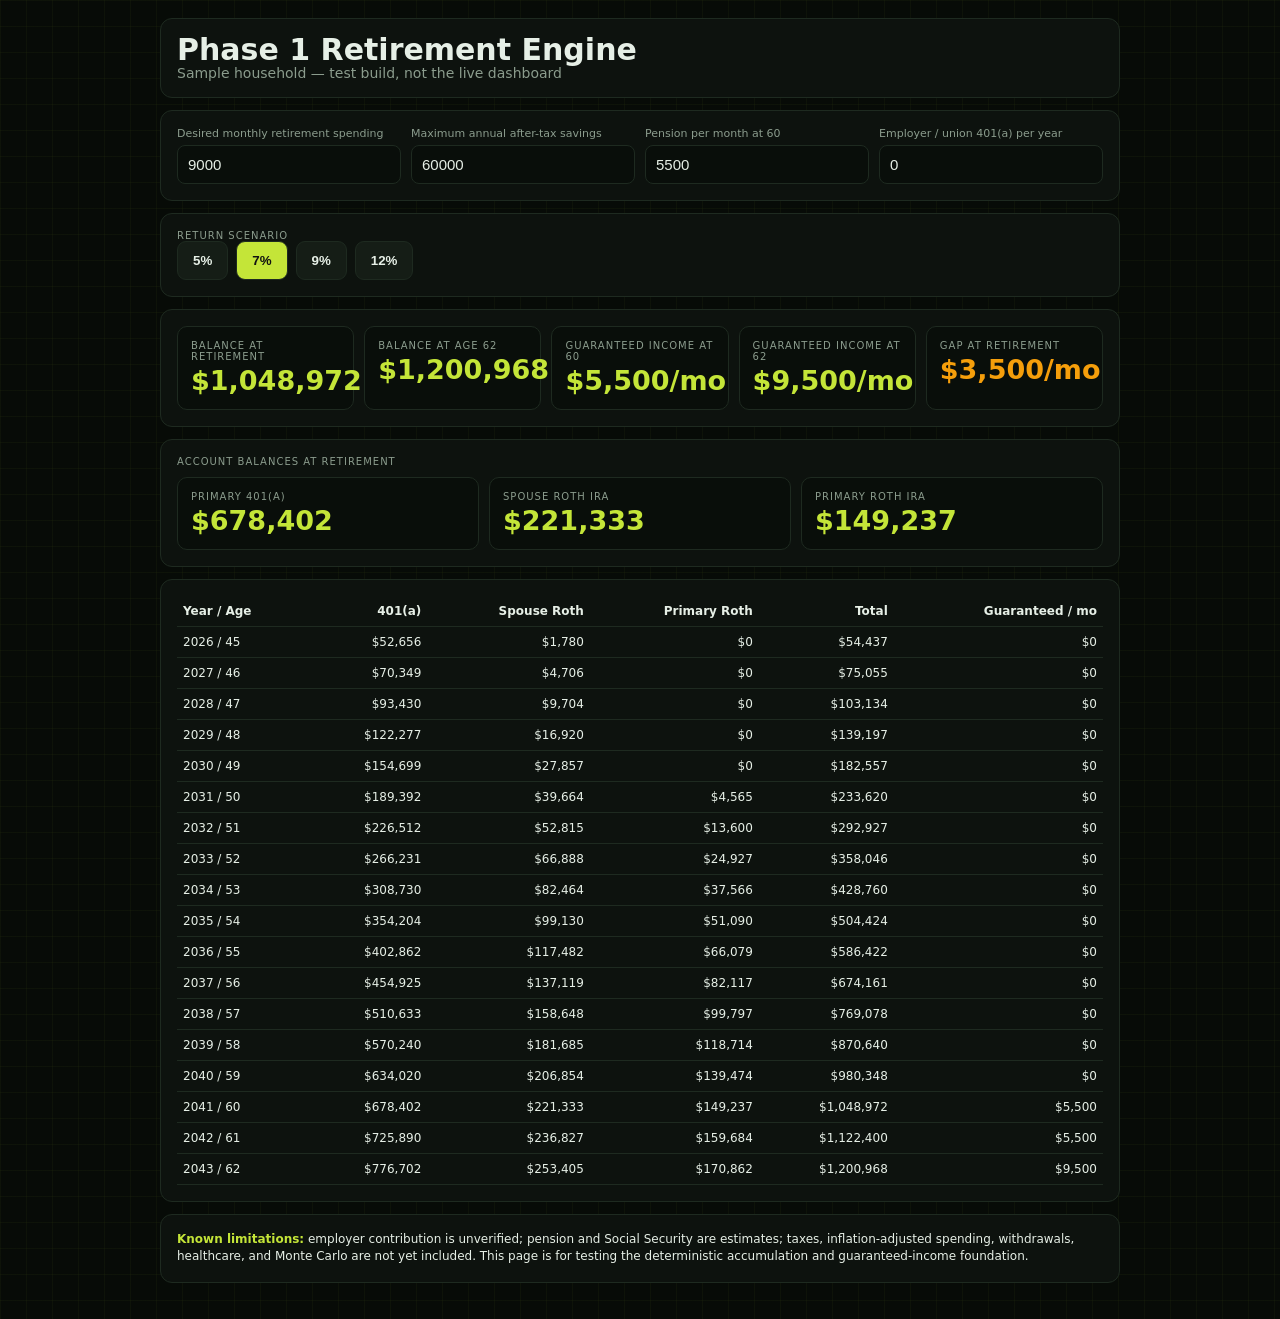
<file: phase1.html>
<!doctype html>
<html lang="en">
<head>
<meta charset="utf-8">
<meta name="viewport" content="width=device-width,initial-scale=1,viewport-fit=cover">
<title>Retirement Tracker — Phase 1</title>
<style>
:root{color-scheme:dark;--bg:#070b07;--panel:#0d120e;--rule:#1e2a20;--text:#e6efe6;--muted:#8b9c8d;--accent:#c4e538;--warn:#f59e0b}*{box-sizing:border-box}body{margin:0;background:var(--bg);color:var(--text);font:14px system-ui,sans-serif;padding:calc(18px + env(safe-area-inset-top)) 14px calc(24px + env(safe-area-inset-bottom));background-image:linear-gradient(rgba(196,229,56,.035) 1px,transparent 1px),linear-gradient(90deg,rgba(196,229,56,.035) 1px,transparent 1px);background-size:26px 26px}.wrap{max-width:960px;margin:auto}.card{background:var(--panel);border:1px solid var(--rule);border-radius:12px;padding:16px;margin-bottom:12px}h1{margin:0;font-size:30px;line-height:1}.sub,.muted{color:var(--muted)}.controls{display:grid;grid-template-columns:repeat(auto-fit,minmax(155px,1fr));gap:10px}.field label{display:block;font-size:11px;color:var(--muted);margin-bottom:5px}.field input,.field select{width:100%;background:#090e0a;color:var(--text);border:1px solid var(--rule);border-radius:8px;padding:10px;font-size:15px}.hero{display:grid;grid-template-columns:repeat(auto-fit,minmax(150px,1fr));gap:10px}.metric{background:#090e0a;border:1px solid var(--rule);border-radius:10px;padding:13px}.k{font-size:10px;letter-spacing:.1em;text-transform:uppercase;color:var(--muted)}.v{font-size:27px;font-weight:750;color:var(--accent);margin-top:3px}.warn{color:var(--warn)}table{width:100%;border-collapse:collapse;font-size:12px}th,td{padding:8px 6px;border-bottom:1px solid var(--rule);text-align:right;white-space:nowrap}th:first-child,td:first-child{text-align:left}.scroll{overflow:auto}button{background:var(--accent);border:0;border-radius:9px;padding:11px 15px;font-weight:800;color:#111;cursor:pointer}.scenario{display:flex;gap:8px;flex-wrap:wrap}.scenario button{background:#151d16;color:var(--text);border:1px solid var(--rule)}.scenario button.active{background:var(--accent);color:#111}.note{font-size:12px;line-height:1.45}.status{font-weight:700;color:var(--accent)}@media(max-width:560px){h1{font-size:25px}.v{font-size:23px}.card{padding:13px}}
</style>
</head>
<body>
<main class="wrap">
<section class="card"><h1>Phase 1 Retirement Engine</h1><div class="sub">Sample household — test build, not the live dashboard</div></section>
<section class="card controls">
<div class="field"><label>Desired monthly retirement spending</label><input id="spending" type="number" value="9000" step="100"></div>
<div class="field"><label>Maximum annual after-tax savings</label><input id="cap" type="number" value="60000" step="500"></div>
<div class="field"><label>Pension per month at 60</label><input id="pension" type="number" value="5500" step="50"></div>
<div class="field"><label>Employer / union 401(a) per year</label><input id="employer" type="number" value="0" step="250"></div>
</section>
<section class="card"><div class="k">Return scenario</div><div id="scenarioButtons" class="scenario"></div></section>
<section class="card hero">
<div class="metric"><div class="k">Balance at retirement</div><div id="retBalance" class="v">—</div></div>
<div class="metric"><div class="k">Balance at age 62</div><div id="age62Balance" class="v">—</div></div>
<div class="metric"><div class="k">Guaranteed income at 60</div><div id="income60" class="v">—</div></div>
<div class="metric"><div class="k">Guaranteed income at 62</div><div id="income62" class="v">—</div></div>
<div class="metric"><div class="k">Gap at retirement</div><div id="gap" class="v warn">—</div></div>
</section>
<section class="card"><div class="k">Account balances at retirement</div><div id="accounts" class="hero" style="margin-top:10px"></div></section>
<section class="card scroll"><table><thead><tr><th>Year / Age</th><th>401(a)</th><th>Spouse Roth</th><th>Primary Roth</th><th>Total</th><th>Guaranteed / mo</th></tr></thead><tbody id="rows"></tbody></table></section>
<section class="card note"><span class="status">Known limitations:</span> employer contribution is unverified; pension and Social Security are estimates; taxes, inflation-adjusted spending, withdrawals, healthcare, and Monte Carlo are not yet included. This page is for testing the deterministic accumulation and guaranteed-income foundation.</section>
</main>
<script type="module">
import { projectRetirement, DEFAULT_RETURN_SCENARIOS } from './src/retirement-engine.js';
import { andrewsProfile } from './src/andrew-profile.js';
const money=n=>new Intl.NumberFormat('en-US',{style:'currency',currency:'USD',maximumFractionDigits:0}).format(n||0);
const inputs=['spending','cap','pension','employer'];let rate=.07;
const buttons=document.getElementById('scenarioButtons');
DEFAULT_RETURN_SCENARIOS.forEach(r=>{const b=document.createElement('button');b.textContent=`${Math.round(r*100)}%`;b.onclick=()=>{rate=r;renderButtons();render()};b.dataset.rate=r;buttons.appendChild(b)});
function renderButtons(){[...buttons.children].forEach(b=>b.classList.toggle('active',Number(b.dataset.rate)===rate))}
function buildProfile(){const p=structuredClone(andrewsProfile);p.desiredMonthlyRetirementSpending=Number(spending.value)||0;p.maxAnnualAfterTaxSavings=Number(cap.value)||0;p.pension.monthlyBenefit=Number(pension.value)||0;p.accounts.find(a=>a.id==='primary-401a').employerContribution={type:'annual',amount:Number(employer.value)||0};return p}
function render(){const result=projectRetirement(buildProfile(),rate);const retirement=result.yearly.find(r=>r.age===60);const age62=result.yearly.find(r=>r.age===62)||result.yearly.at(-1);retBalance.textContent=money(retirement.totalBalance);age62Balance.textContent=money(age62.totalBalance);income60.textContent=money(retirement.guaranteedIncomeAnnual/12)+'/mo';income62.textContent=money(age62.guaranteedIncomeAnnual/12)+'/mo';gap.textContent=money(Math.max(0,retirement.desiredSpendingAnnual-retirement.guaranteedIncomeAnnual)/12)+'/mo';accounts.innerHTML=retirement.accounts.map(a=>`<div class="metric"><div class="k">${a.name}</div><div class="v">${money(a.endingBalance)}</div></div>`).join('');rows.innerHTML=result.yearly.map(y=>{const by=Object.fromEntries(y.accounts.map(a=>[a.id,a.endingBalance]));return `<tr><td>${y.year} / ${y.age}</td><td>${money(by['primary-401a'])}</td><td>${money(by['spouse-roth'])}</td><td>${money(by['primary-roth'])}</td><td>${money(y.totalBalance)}</td><td>${money(y.guaranteedIncomeAnnual/12)}</td></tr>`}).join('')}
inputs.forEach(id=>document.getElementById(id).addEventListener('input',render));renderButtons();render();
</script>
</body></html>
</file>
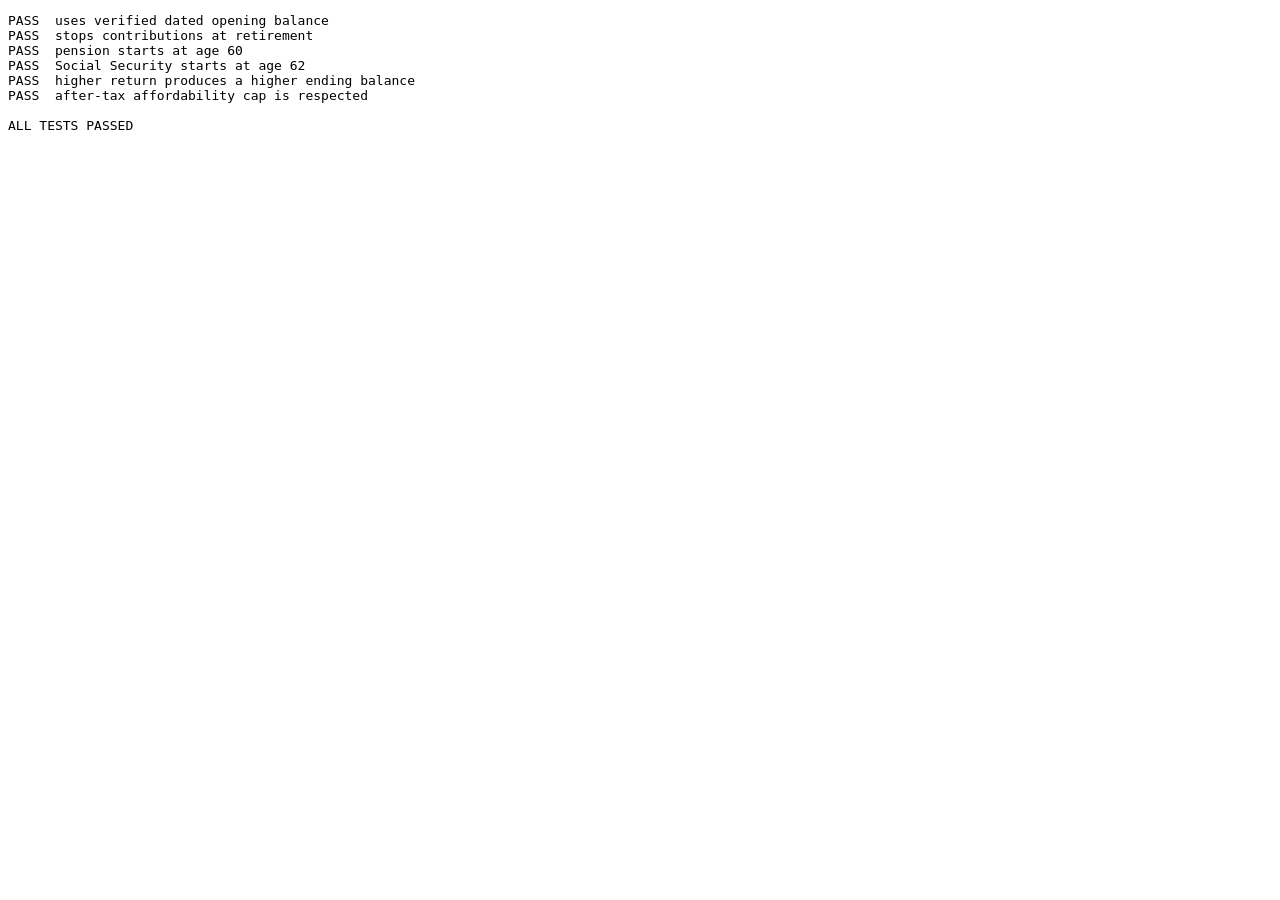
<file: tests/retirement-engine.test.html>
<!doctype html>
<html lang="en">
<head><meta charset="utf-8"><title>Retirement Engine Tests</title></head>
<body>
<pre id="results">Running…</pre>
<script type="module">
import { projectRetirement, runScenarioSet } from '../src/retirement-engine.js';
import { andrewsProfile } from '../src/andrew-profile.js';

const lines = [];
let failures = 0;

function test(name, fn) {
  try {
    fn();
    lines.push(`PASS  ${name}`);
  } catch (error) {
    failures += 1;
    lines.push(`FAIL  ${name}\n      ${error.message}`);
  }
}

function assert(condition, message) {
  if (!condition) throw new Error(message);
}

function near(actual, expected, tolerance, label) {
  assert(Math.abs(actual - expected) <= tolerance, `${label}: expected ${expected}, got ${actual}`);
}

test('uses verified dated opening balance', () => {
  const result = projectRetirement(andrewsProfile, 0);
  const first401a = result.yearly[0].accounts.find(a => a.id === 'primary-401a');
  near(first401a.endingBalance, 40000 + 9500, 0.01, '2026 401(a) balance');
});

test('stops contributions at retirement', () => {
  const result = projectRetirement(andrewsProfile, 0.07);
  const retirementRow = result.yearly.find(row => row.age === 60);
  retirementRow.accounts.forEach(account => {
    near(account.employeeContribution, 0, 0.001, `${account.name} retirement contribution`);
  });
});

test('pension starts at age 60', () => {
  const result = projectRetirement(andrewsProfile, 0.07);
  const age59 = result.yearly.find(row => row.age === 59);
  const age60 = result.yearly.find(row => row.age === 60);
  near(age59.pensionAnnual, 0, 0.001, 'Age 59 pension');
  near(age60.pensionAnnual, 5500 * 12, 0.001, 'Age 60 pension');
});

test('Social Security starts at age 62', () => {
  const result = projectRetirement(andrewsProfile, 0.07);
  const age61 = result.yearly.find(row => row.age === 61);
  const age62 = result.yearly.find(row => row.age === 62);
  near(age61.socialSecurityAnnual, 0, 0.001, 'Age 61 Social Security');
  near(age62.socialSecurityAnnual, 4000 * 12, 0.001, 'Age 62 Social Security');
});

test('higher return produces a higher ending balance', () => {
  const scenarios = runScenarioSet(andrewsProfile);
  for (let i = 1; i < scenarios.length; i += 1) {
    assert(scenarios[i].finalBalance > scenarios[i - 1].finalBalance, 'Scenario balances are not increasing');
  }
});

test('after-tax affordability cap is respected', () => {
  const capped = structuredClone(andrewsProfile);
  capped.maxAnnualAfterTaxSavings = 1000;
  const result = projectRetirement(capped, 0);
  const firstYear = result.yearly[0];
  const afterTax = firstYear.accounts
    .filter(a => a.taxTreatment === 'roth' || a.taxTreatment === 'taxable')
    .reduce((sum, a) => sum + a.employeeContribution, 0);
  near(afterTax, 1000, 0.001, 'After-tax contributions');
});

lines.push(`\n${failures === 0 ? 'ALL TESTS PASSED' : `${failures} TEST(S) FAILED`}`);
document.getElementById('results').textContent = lines.join('\n');
if (failures) document.body.dataset.failed = 'true';
</script>
</body>
</html>
</file>
<file: skin.css>
:root{
  --page:#05070b;
  --sheet:#080b11;
  --panel:#0d1119;
  --panel-2:#111827;
  --graphite:#f5f7fb;
  --graphite-2:#8d98aa;
  --rule:rgba(148,163,184,.18);
  --accent:#74f0c1;
  --accent-2:#67b7ff;
  --verify:#74f0c1;
  --revision:#ffb86b;
  --dim:#a88cff;
}

html,body{background:#020305!important}
body{
  background:
    radial-gradient(900px 520px at 70% -10%,rgba(86,141,255,.16),transparent 55%),
    radial-gradient(720px 420px at 5% 12%,rgba(116,240,193,.08),transparent 52%),
    #020305!important;
}
.sheet{
  background:
    linear-gradient(180deg,rgba(10,14,22,.96),rgba(5,7,11,.99))!important;
  border-color:rgba(255,255,255,.08)!important;
  box-shadow:0 34px 120px rgba(0,0,0,.62),inset 0 1px 0 rgba(255,255,255,.035)!important;
}
.appbar{
  background:linear-gradient(180deg,rgba(8,11,18,.94),rgba(8,11,18,.74))!important;
  border-bottom-color:rgba(255,255,255,.07)!important;
  backdrop-filter:blur(22px) saturate(140%);
}
.appbar-btn{
  border-color:rgba(116,240,193,.22)!important;
  background:linear-gradient(145deg,rgba(22,31,43,.95),rgba(8,13,21,.95))!important;
  box-shadow:inset 0 1px 0 rgba(255,255,255,.05),0 8px 20px rgba(0,0,0,.3)!important;
}
.appbar-copy strong{letter-spacing:-.03em}
.titleblock{
  min-height:320px!important;
  background:
    linear-gradient(180deg,rgba(3,5,9,.02),rgba(3,5,9,.18) 42%,rgba(3,5,9,.98) 100%),
    linear-gradient(90deg,rgba(3,5,9,.95),rgba(3,5,9,.56) 42%,rgba(3,5,9,.08) 76%),
    url("hero-space.png") center/cover no-repeat!important;
  border-radius:0 0 34px 34px!important;
}
.titleblock::before{
  content:"";position:absolute;inset:0;pointer-events:none;
  background:
    radial-gradient(420px 220px at 78% 44%,rgba(103,183,255,.16),transparent 62%),
    linear-gradient(115deg,transparent 20%,rgba(255,255,255,.025) 48%,transparent 70%);
}
.titleblock::after{
  background:radial-gradient(420px 200px at 78% 55%,rgba(116,240,193,.12),transparent 60%)!important;
}
.tb-title{color:var(--accent)!important;text-shadow:0 0 18px rgba(116,240,193,.22)}
.tb-meta{
  border-color:rgba(255,255,255,.10)!important;
  background:rgba(9,13,21,.58)!important;
  box-shadow:inset 0 1px 0 rgba(255,255,255,.04),0 12px 30px rgba(0,0,0,.24);
}
.tb-cell{border-right-color:rgba(255,255,255,.08)!important}
.hl-v{
  background:linear-gradient(180deg,#fff 12%,#cfe1ef 100%);
  -webkit-background-clip:text;background-clip:text;color:transparent!important;
  text-shadow:0 0 34px rgba(103,183,255,.12)!important;
}
.hero-years{
  border-color:rgba(116,240,193,.28)!important;
  background:rgba(8,13,21,.7)!important;
  box-shadow:inset 0 1px 0 rgba(255,255,255,.04);
}
.dimwrap,.leg,.pace,.inc,.tbl-wrap,.activity-card,.grp,.scn{
  background:linear-gradient(180deg,rgba(17,23,34,.96),rgba(8,12,19,.98))!important;
  border-color:rgba(255,255,255,.09)!important;
  box-shadow:inset 0 1px 0 rgba(255,255,255,.035),0 18px 44px rgba(0,0,0,.22)!important;
}
.dimwrap,.pace,.inc,.tbl-wrap,.activity-card{border-radius:24px!important}
.dimwrap{border-radius:24px 24px 0 0!important}
.leg{border-radius:0 0 24px 24px!important}
.iso3d{
  background:
    radial-gradient(640px 300px at 72% 42%,rgba(116,240,193,.07),transparent 60%),
    linear-gradient(180deg,#07101a,#03070d)!important;
  box-shadow:inset 0 0 0 1px rgba(255,255,255,.055),inset 0 -60px 100px rgba(0,0,0,.24)!important;
}
.inc-c{
  background:linear-gradient(160deg,rgba(20,29,43,.95),rgba(9,14,22,.98))!important;
  border-color:rgba(255,255,255,.08)!important;
  box-shadow:inset 0 1px 0 rgba(255,255,255,.03);
}
.inc-c[data-tot="1"]{
  border-color:rgba(116,240,193,.28)!important;
  background:linear-gradient(145deg,rgba(20,73,58,.42),rgba(8,17,21,.98))!important;
}
.inc-v,tfoot td,tbody td:last-child{color:var(--accent)!important}
.grp-h:hover{background:rgba(255,255,255,.035)!important}
.grp-icon{
  border-color:color-mix(in srgb,var(--ic,var(--accent)) 48%,transparent)!important;
  background:color-mix(in srgb,var(--ic,var(--accent)) 10%,transparent)!important;
  box-shadow:inset 0 1px 0 rgba(255,255,255,.04);
}
.f-in{color:#f4f7fb!important;border-bottom-color:rgba(255,255,255,.16)!important}
input[type=range]::-webkit-slider-runnable-track{background:linear-gradient(90deg,rgba(116,240,193,.68),rgba(67,91,111,.44))!important}
input[type=range]::-webkit-slider-thumb{background:linear-gradient(145deg,#a5ffdb,#52d8a7)!important;box-shadow:0 0 0 5px rgba(116,240,193,.11),0 0 20px rgba(116,240,193,.28)!important}
input[type=range]::-moz-range-track{background:linear-gradient(90deg,rgba(116,240,193,.68),rgba(67,91,111,.44))!important}
input[type=range]::-moz-range-thumb{background:linear-gradient(145deg,#a5ffdb,#52d8a7)!important;box-shadow:0 0 0 5px rgba(116,240,193,.11),0 0 20px rgba(116,240,193,.28)!important}
.bottom-nav{
  background:rgba(8,12,19,.90)!important;
  border-color:rgba(255,255,255,.09)!important;
  box-shadow:0 18px 50px rgba(0,0,0,.58),inset 0 1px 0 rgba(255,255,255,.045)!important;
}
.nav-item.active{color:var(--accent)!important;text-shadow:0 0 12px rgba(116,240,193,.24)}
.drawer-head{background:rgba(8,12,19,.92)!important;border-bottom-color:rgba(255,255,255,.08)!important}
.inputs{background:linear-gradient(180deg,#0b1018,#04070c 72%)!important}
.btn{background:rgba(116,240,193,.11)!important;border-color:rgba(116,240,193,.28)!important}

@media (max-width:860px){
  body::before{background:linear-gradient(to bottom,rgba(0,0,0,.99),rgba(3,5,8,.96) 50%,rgba(3,5,8,.52) 78%,transparent)!important}
  .sheet{border-radius:34px!important}
  body::after{border-radius:40px!important}
  .titleblock{min-height:286px!important}
  .headline{bottom:22px!important}
  .hl-v{font-size:clamp(52px,15vw,76px)!important}
  .bottom-nav{border-radius:25px!important}
}

@media (min-width:861px){
  .sheet{border-radius:34px!important}
  .appbar{border-radius:34px 34px 0 0!important}
  .titleblock{min-height:390px!important}
}
</file>
